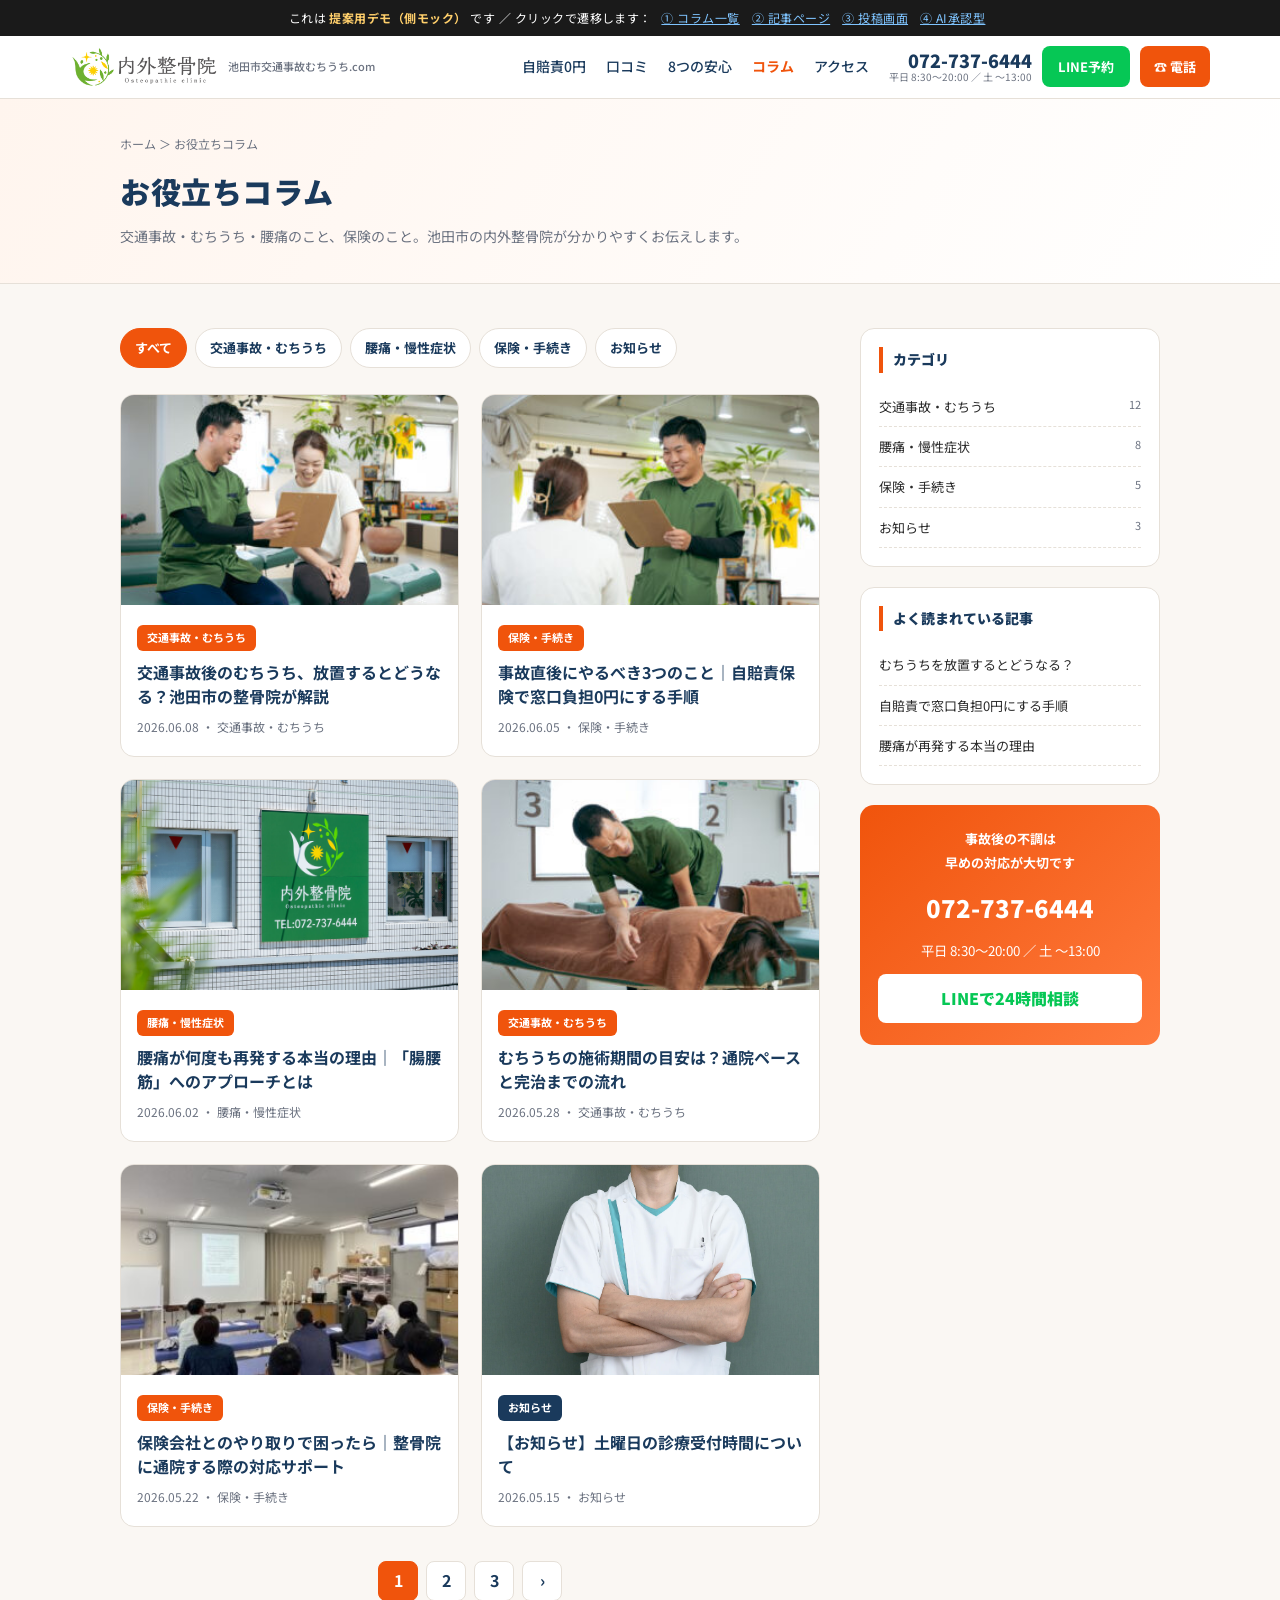
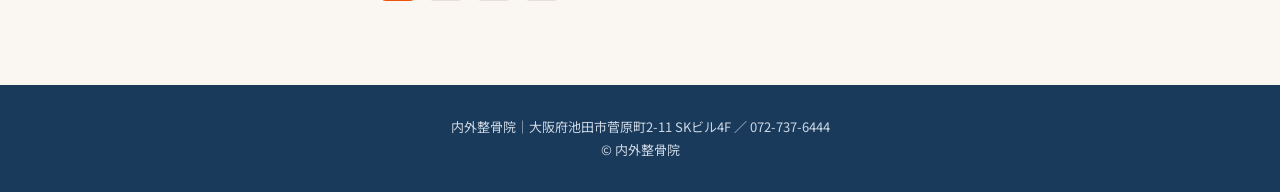
<file: blog-mock/index.html>
<!DOCTYPE html>
<html lang="ja">
<head>
<meta charset="UTF-8">
<meta name="viewport" content="width=device-width,initial-scale=1">
<title>お役立ちコラム｜池田市の交通事故・むちうち治療なら内外整骨院</title>
<meta name="description" content="池田市・川西市・箕面市で交通事故・むちうち・腰痛にお悩みの方へ。内外整骨院が、症状の原因や保険手続き、セルフケアまで分かりやすく解説します。">
<link rel="stylesheet" href="style.css">
</head>
<body>

<div class="mockbar">これは <b>提案用デモ（側モック）</b> です ／ クリックで遷移します：
  <a href="index.html">① コラム一覧</a><a href="article.html">② 記事ページ</a><a href="admin.html">③ 投稿画面</a><a href="admin-ai.html">④ AI承認型</a>
</div>

<!-- 既存LPと地続きのヘッダー -->
<header class="site-header">
  <div class="hd-inner">
    <div class="hd-logo">
      <img src="img/logo.jpg" alt="内外整骨院">
      <span class="logo-domain">池田市交通事故むちうち.com</span>
    </div>
    <nav class="hd-nav">
      <a href="#">自賠責0円</a>
      <a href="#">口コミ</a>
      <a href="#">8つの安心</a>
      <a href="index.html" class="active">コラム</a>
      <a href="#">アクセス</a>
    </nav>
    <div class="hd-contact">
      <div class="hd-tel"><div class="num">072-737-6444</div><div class="hrs">平日 8:30〜20:00 ／ 土 〜13:00</div></div>
      <a class="btn-line" href="#">LINE予約</a>
      <a class="btn-tel" href="#">☎ 電話</a>
    </div>
  </div>
</header>

<section class="page-hero">
  <div class="inner">
    <div class="breadcrumb"><a href="#">ホーム</a> ＞ お役立ちコラム</div>
    <h1>お役立ちコラム</h1>
    <p class="sub">交通事故・むちうち・腰痛のこと、保険のこと。池田市の内外整骨院が分かりやすくお伝えします。</p>
  </div>
</section>

<div class="inner">
  <div class="layout">
    <main>
      <div class="cats">
        <a class="chip on" href="#">すべて</a>
        <a class="chip" href="#">交通事故・むちうち</a>
        <a class="chip" href="#">腰痛・慢性症状</a>
        <a class="chip" href="#">保険・手続き</a>
        <a class="chip" href="#">お知らせ</a>
      </div>

      <div class="cards">
        <a class="card" href="article.html">
          <div class="thumb"><img src="img/flow02.jpg" alt=""></div>
          <div class="body"><span class="tag">交通事故・むちうち</span>
            <h3>交通事故後のむちうち、放置するとどうなる？池田市の整骨院が解説</h3>
            <div class="meta">2026.06.08 ・ 交通事故・むちうち</div></div>
        </a>
        <a class="card" href="article.html">
          <div class="thumb"><img src="img/flow03.jpg" alt=""></div>
          <div class="body"><span class="tag">保険・手続き</span>
            <h3>事故直後にやるべき3つのこと｜自賠責保険で窓口負担0円にする手順</h3>
            <div class="meta">2026.06.05 ・ 保険・手続き</div></div>
        </a>
        <a class="card" href="article.html">
          <div class="thumb"><img src="img/point05.jpg" alt=""></div>
          <div class="body"><span class="tag">腰痛・慢性症状</span>
            <h3>腰痛が何度も再発する本当の理由｜「腸腰筋」へのアプローチとは</h3>
            <div class="meta">2026.06.02 ・ 腰痛・慢性症状</div></div>
        </a>
        <a class="card" href="article.html">
          <div class="thumb"><img src="img/flow04.jpg" alt=""></div>
          <div class="body"><span class="tag">交通事故・むちうち</span>
            <h3>むちうちの施術期間の目安は？通院ペースと完治までの流れ</h3>
            <div class="meta">2026.05.28 ・ 交通事故・むちうち</div></div>
        </a>
        <a class="card" href="article.html">
          <div class="thumb"><img src="img/seminar1.jpg" alt=""></div>
          <div class="body"><span class="tag">保険・手続き</span>
            <h3>保険会社とのやり取りで困ったら｜整骨院に通院する際の対応サポート</h3>
            <div class="meta">2026.05.22 ・ 保険・手続き</div></div>
        </a>
        <a class="card" href="article.html">
          <div class="thumb"><img src="img/director.jpg" alt=""></div>
          <div class="body"><span class="tag news">お知らせ</span>
            <h3>【お知らせ】土曜日の診療受付時間について</h3>
            <div class="meta">2026.05.15 ・ お知らせ</div></div>
        </a>
      </div>

      <div class="pager"><a class="on" href="#">1</a><a href="#">2</a><a href="#">3</a><a href="#">›</a></div>
    </main>

    <aside class="side">
      <div class="box">
        <h4>カテゴリ</h4>
        <div class="clist">
          <a href="#">交通事故・むちうち <span>12</span></a>
          <a href="#">腰痛・慢性症状 <span>8</span></a>
          <a href="#">保険・手続き <span>5</span></a>
          <a href="#">お知らせ <span>3</span></a>
        </div>
      </div>
      <div class="box">
        <h4>よく読まれている記事</h4>
        <div class="clist">
          <a href="article.html">むちうちを放置するとどうなる？</a>
          <a href="article.html">自賠責で窓口負担0円にする手順</a>
          <a href="article.html">腰痛が再発する本当の理由</a>
        </div>
      </div>
      <div class="side-cta">
        <p>事故後の不調は<br>早めの対応が大切です</p>
        <div class="num">072-737-6444</div>
        <small>平日 8:30〜20:00 ／ 土 〜13:00</small>
        <a class="lbtn" href="#">LINEで24時間相談</a>
      </div>
    </aside>
  </div>
</div>

<footer class="site-footer">内外整骨院｜大阪府池田市菅原町2-11 SKビル4F ／ 072-737-6444<br>© 内外整骨院</footer>
</body>
</html>
</file>
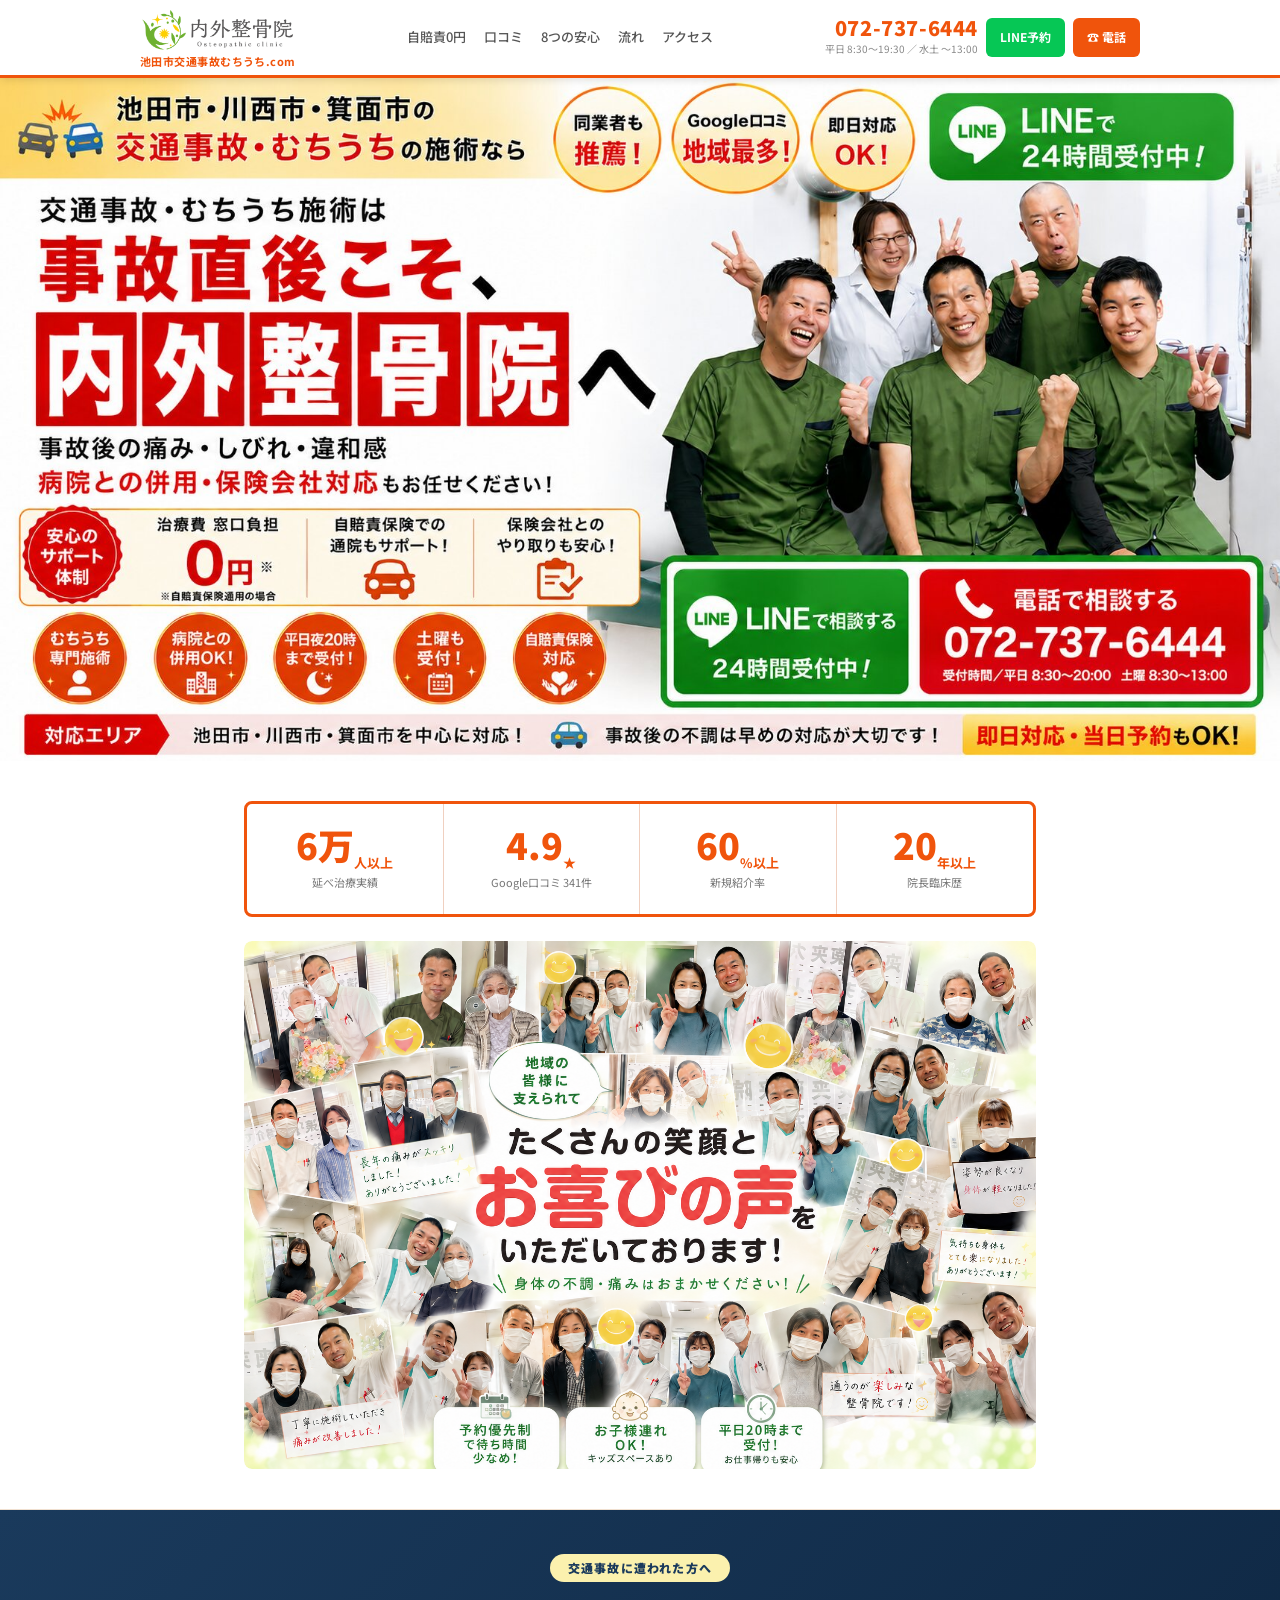
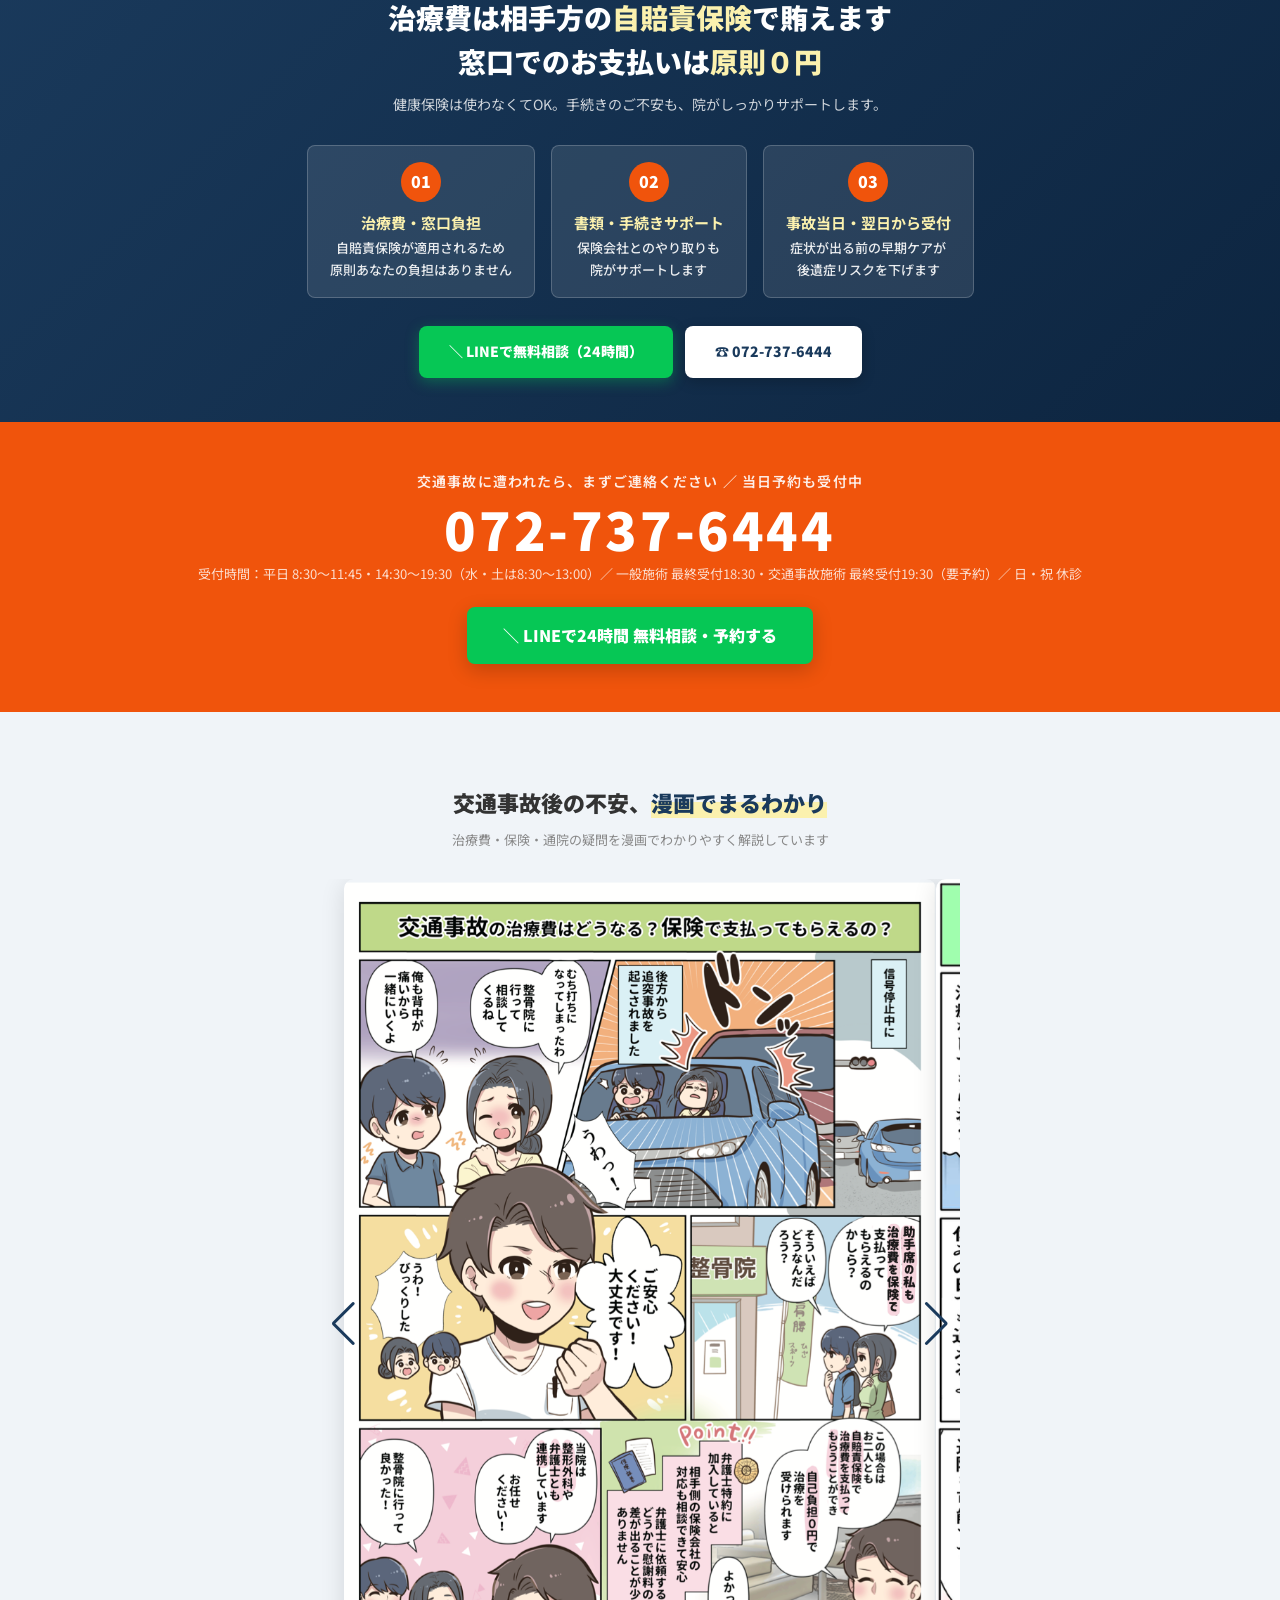
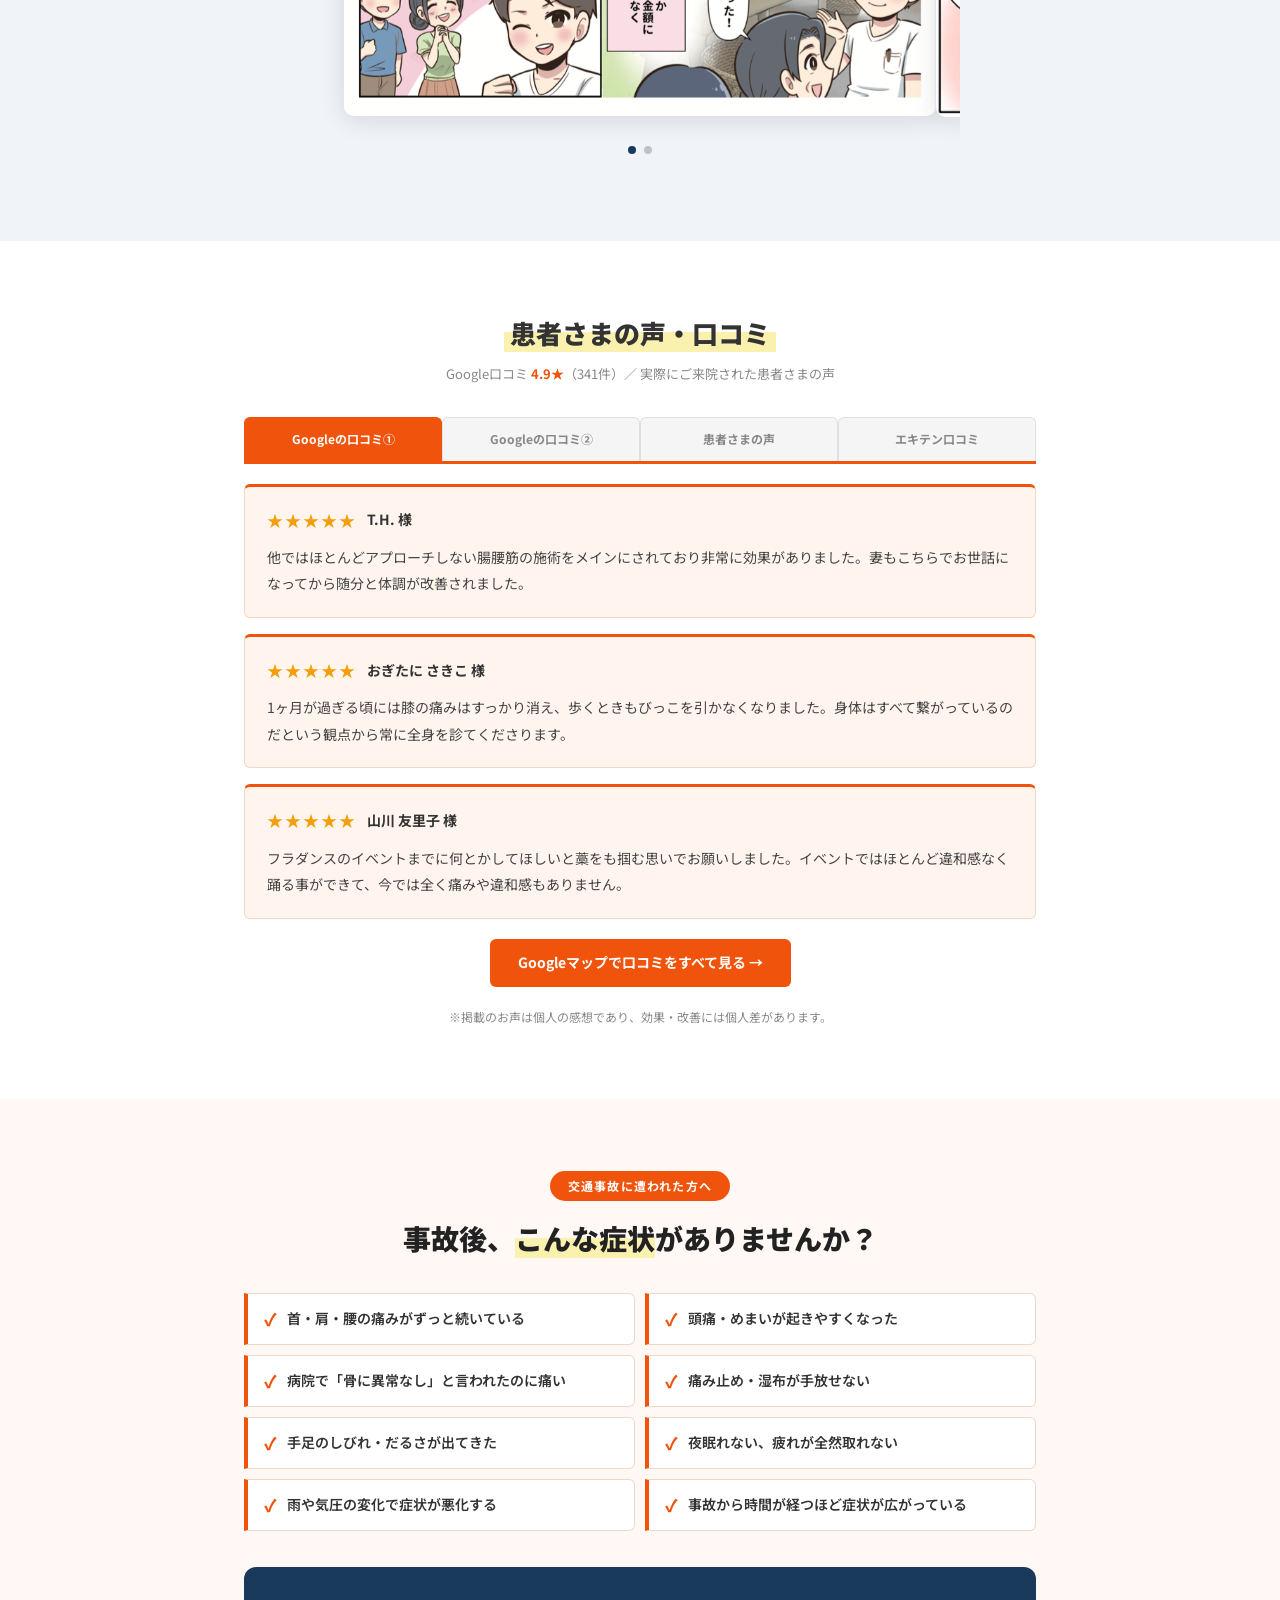
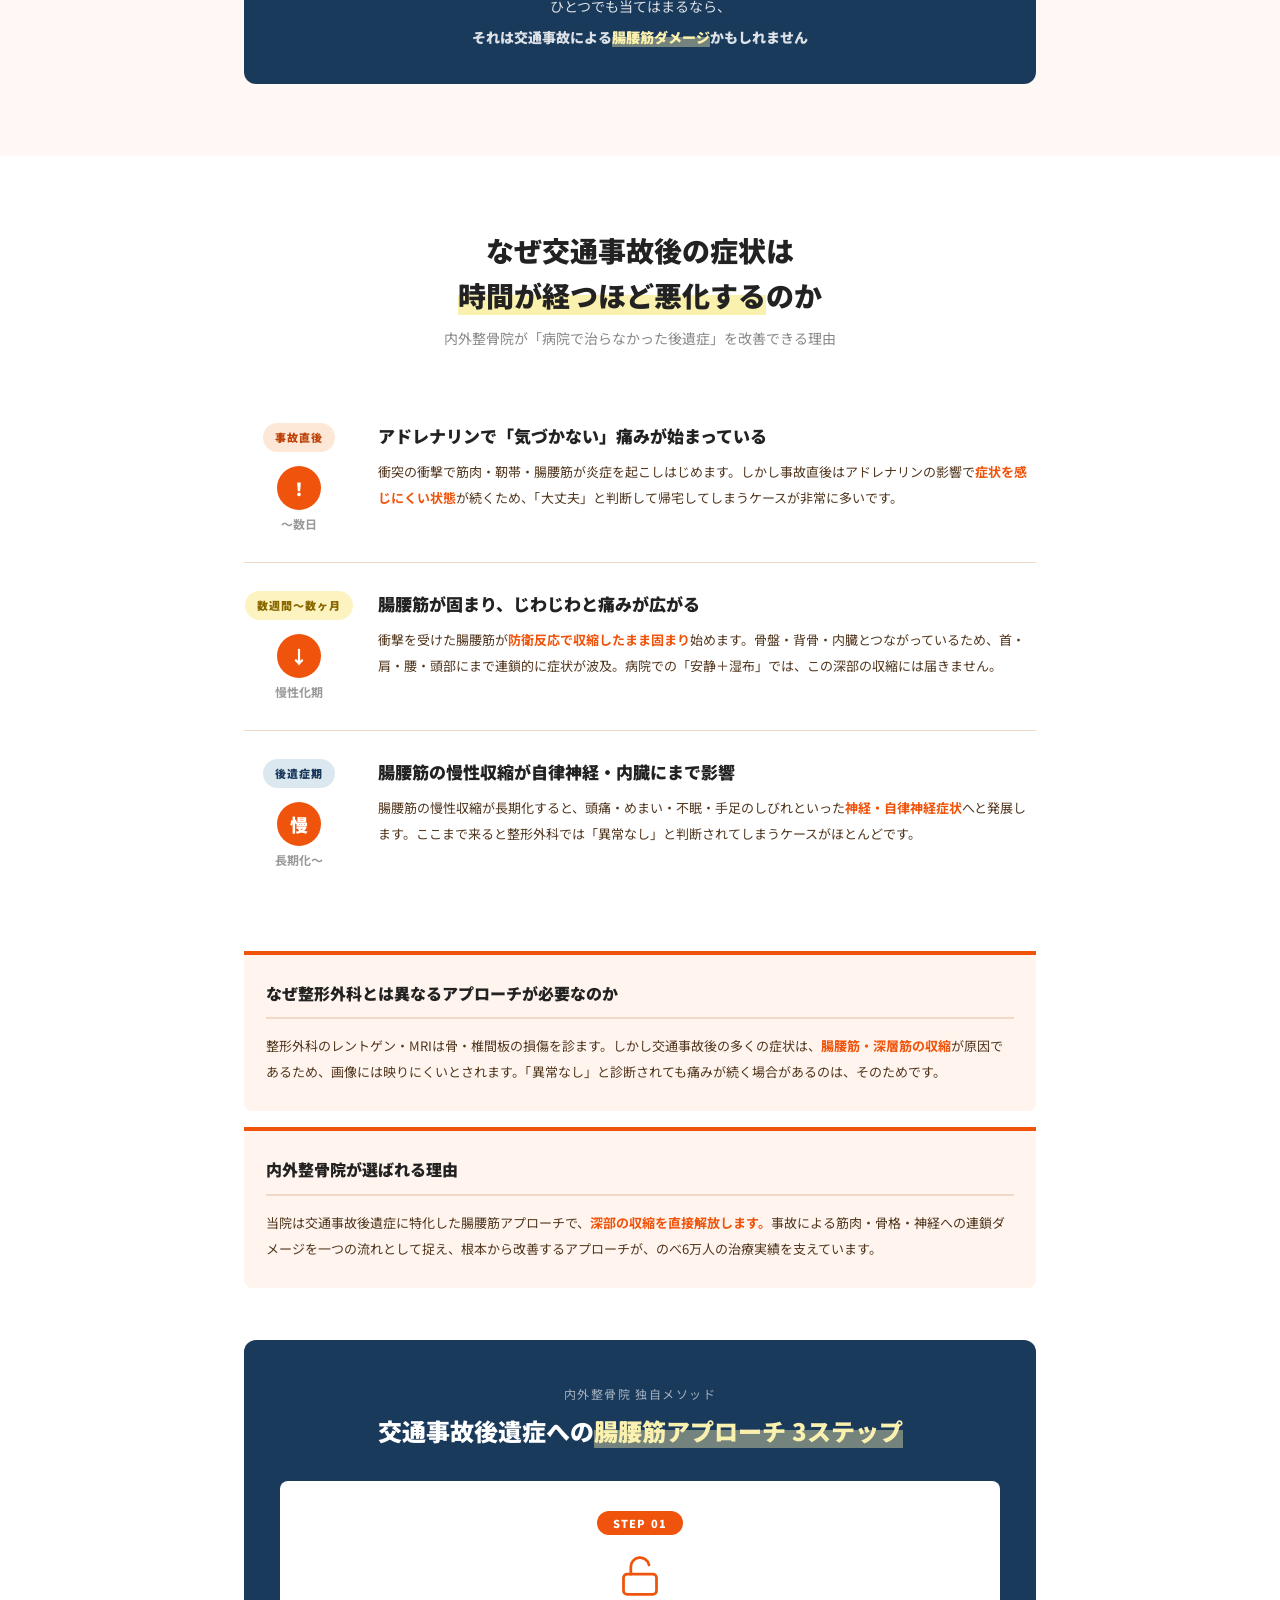
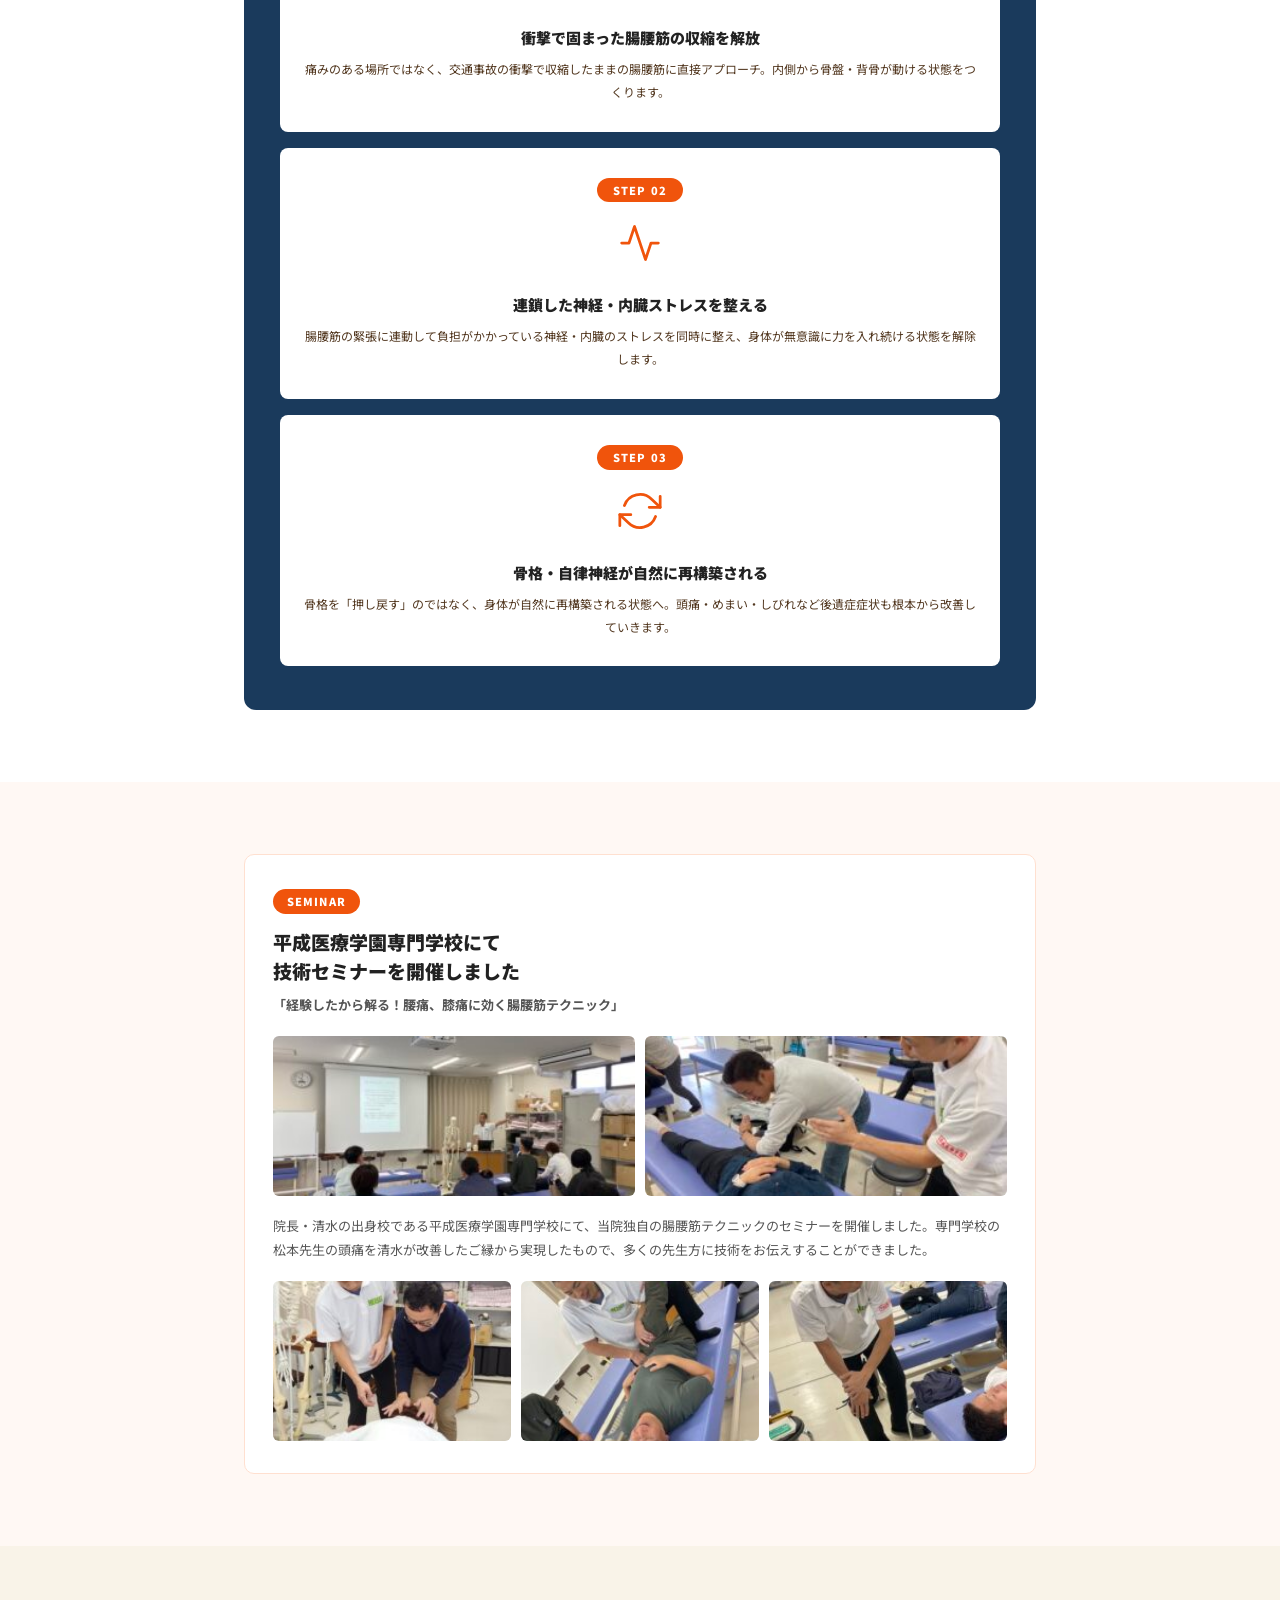
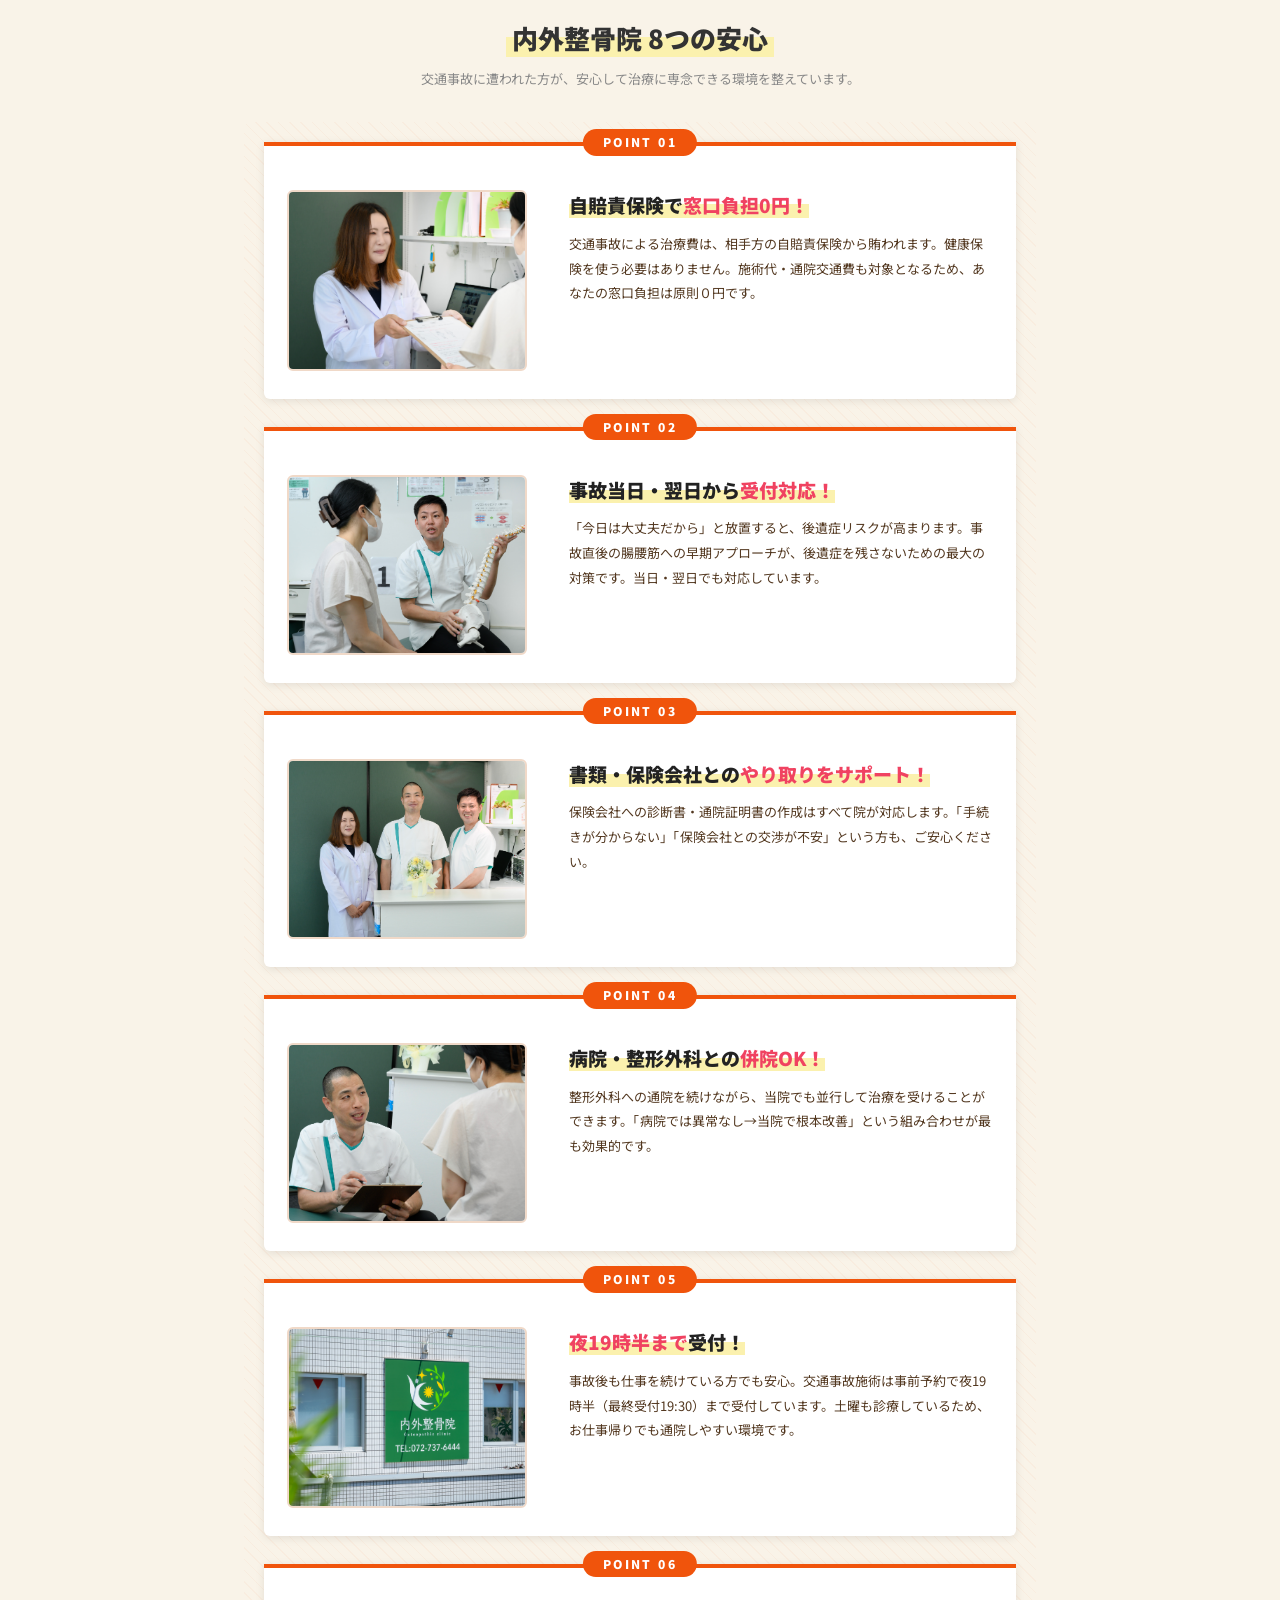
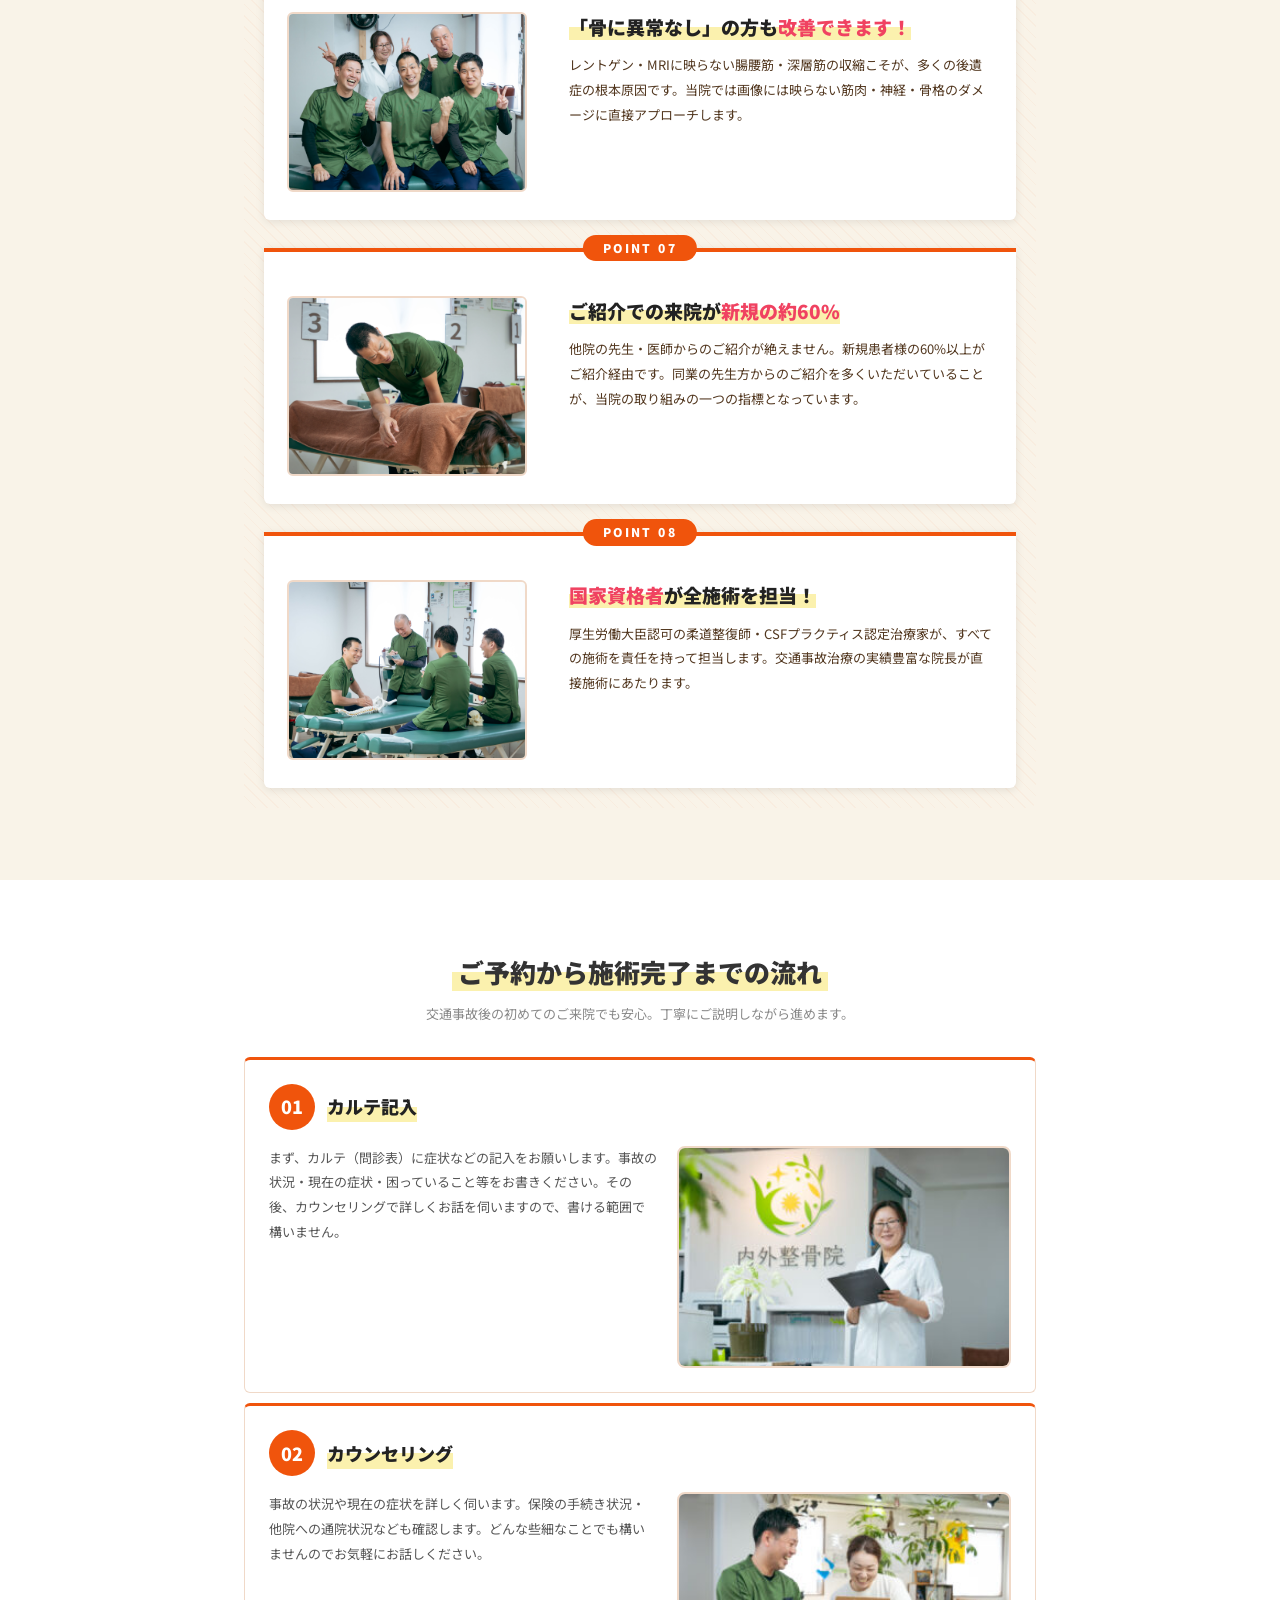
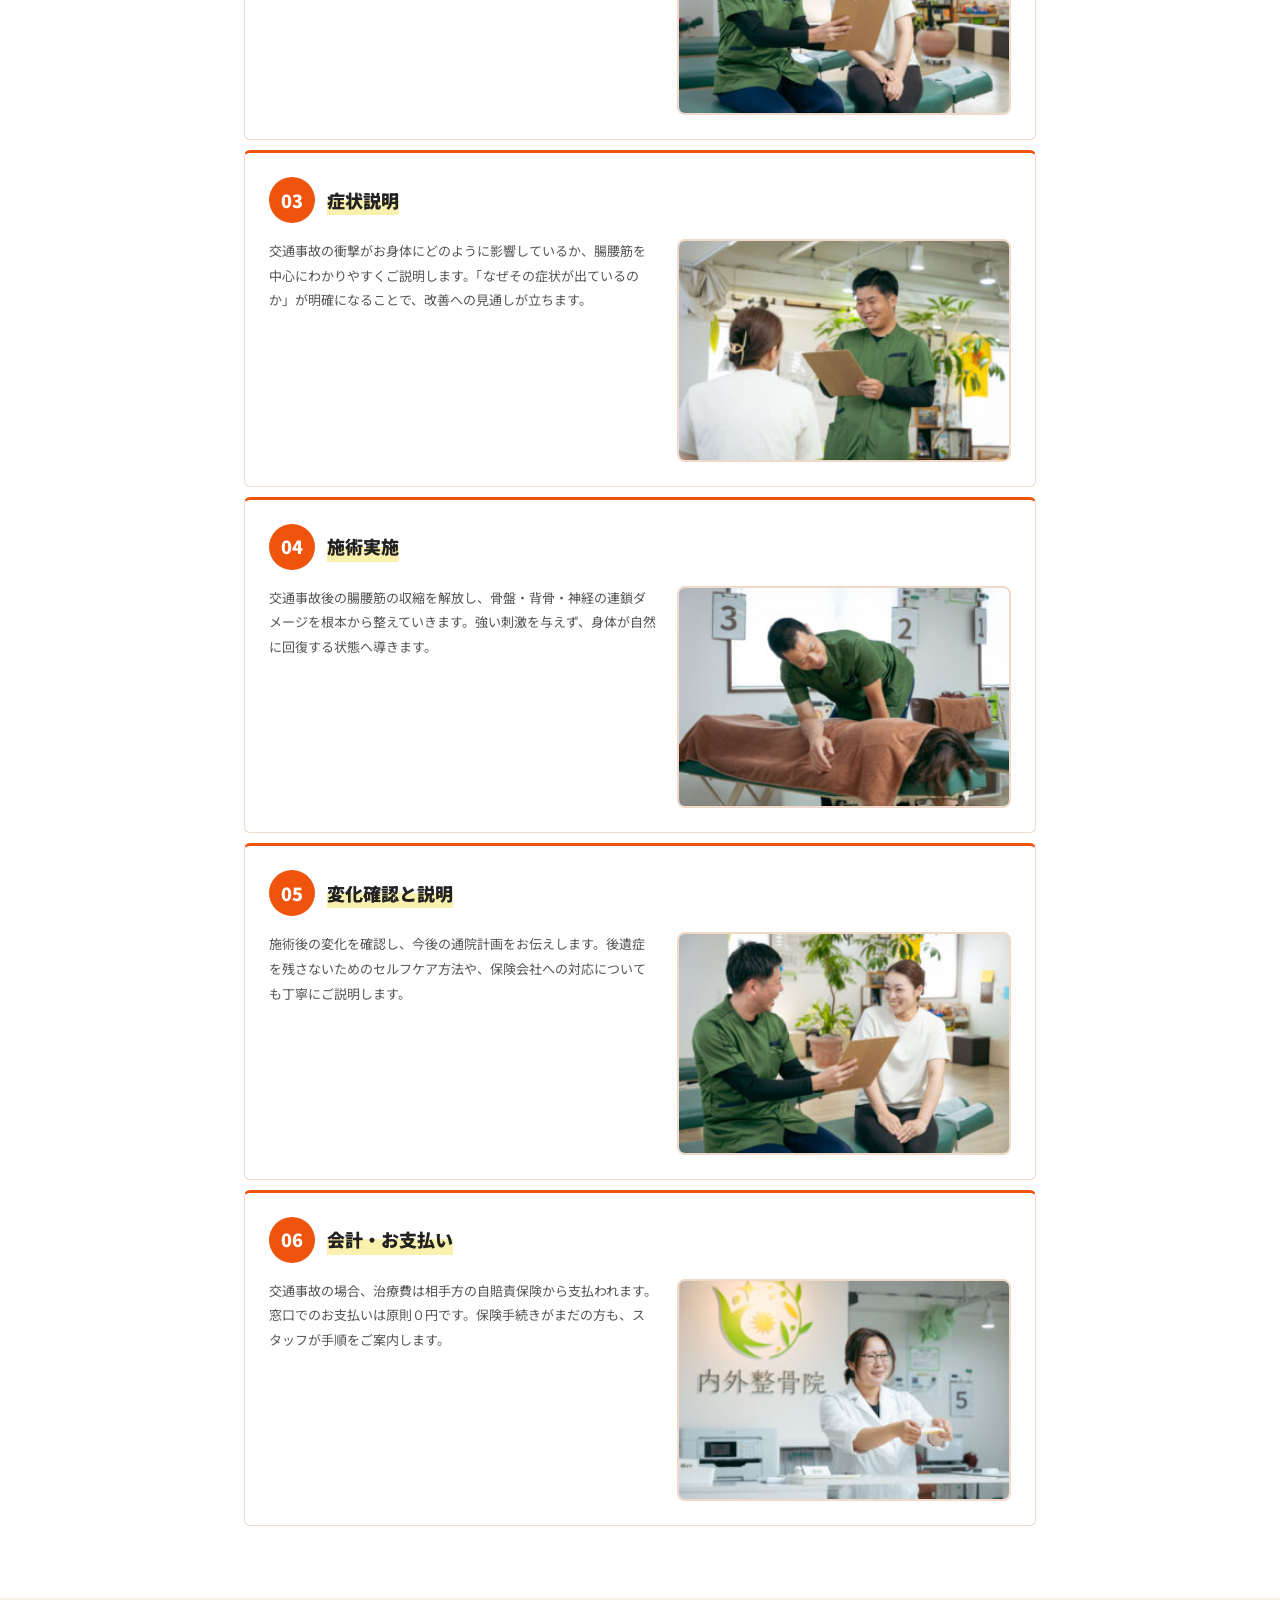
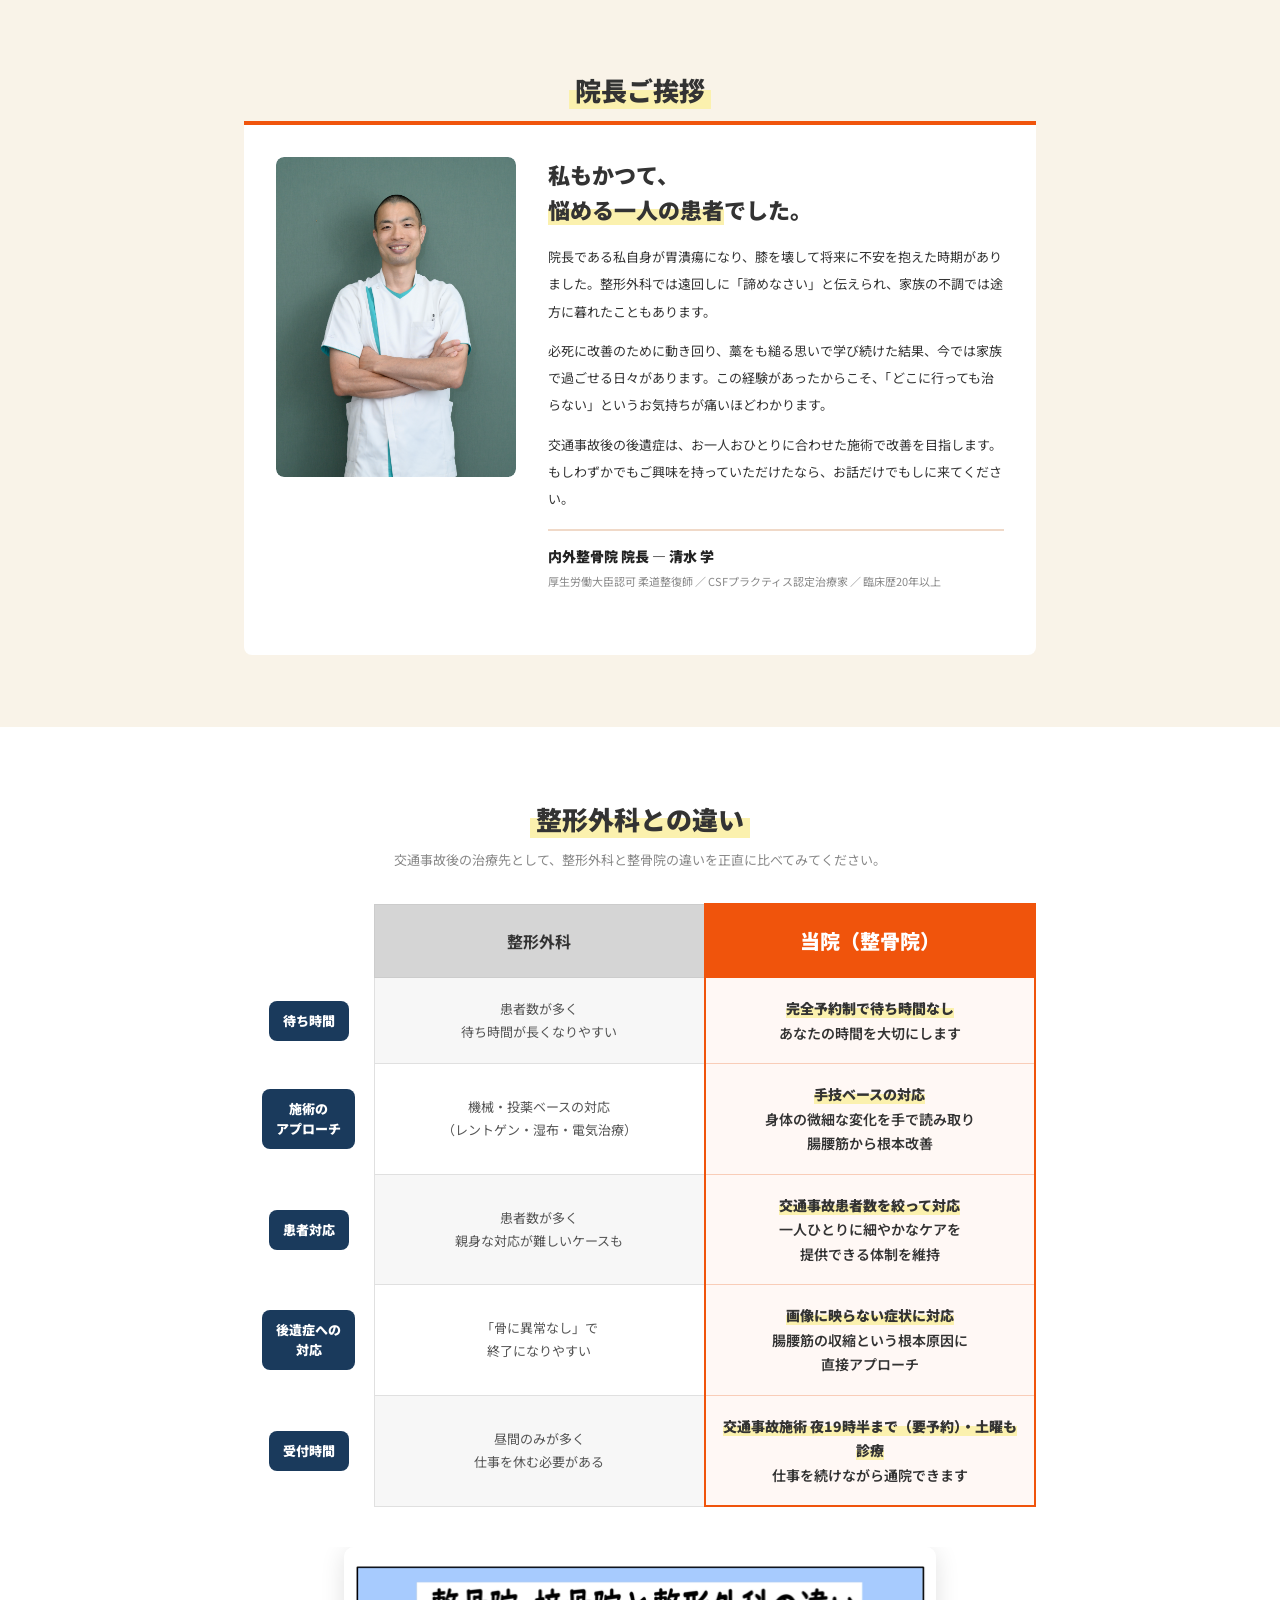
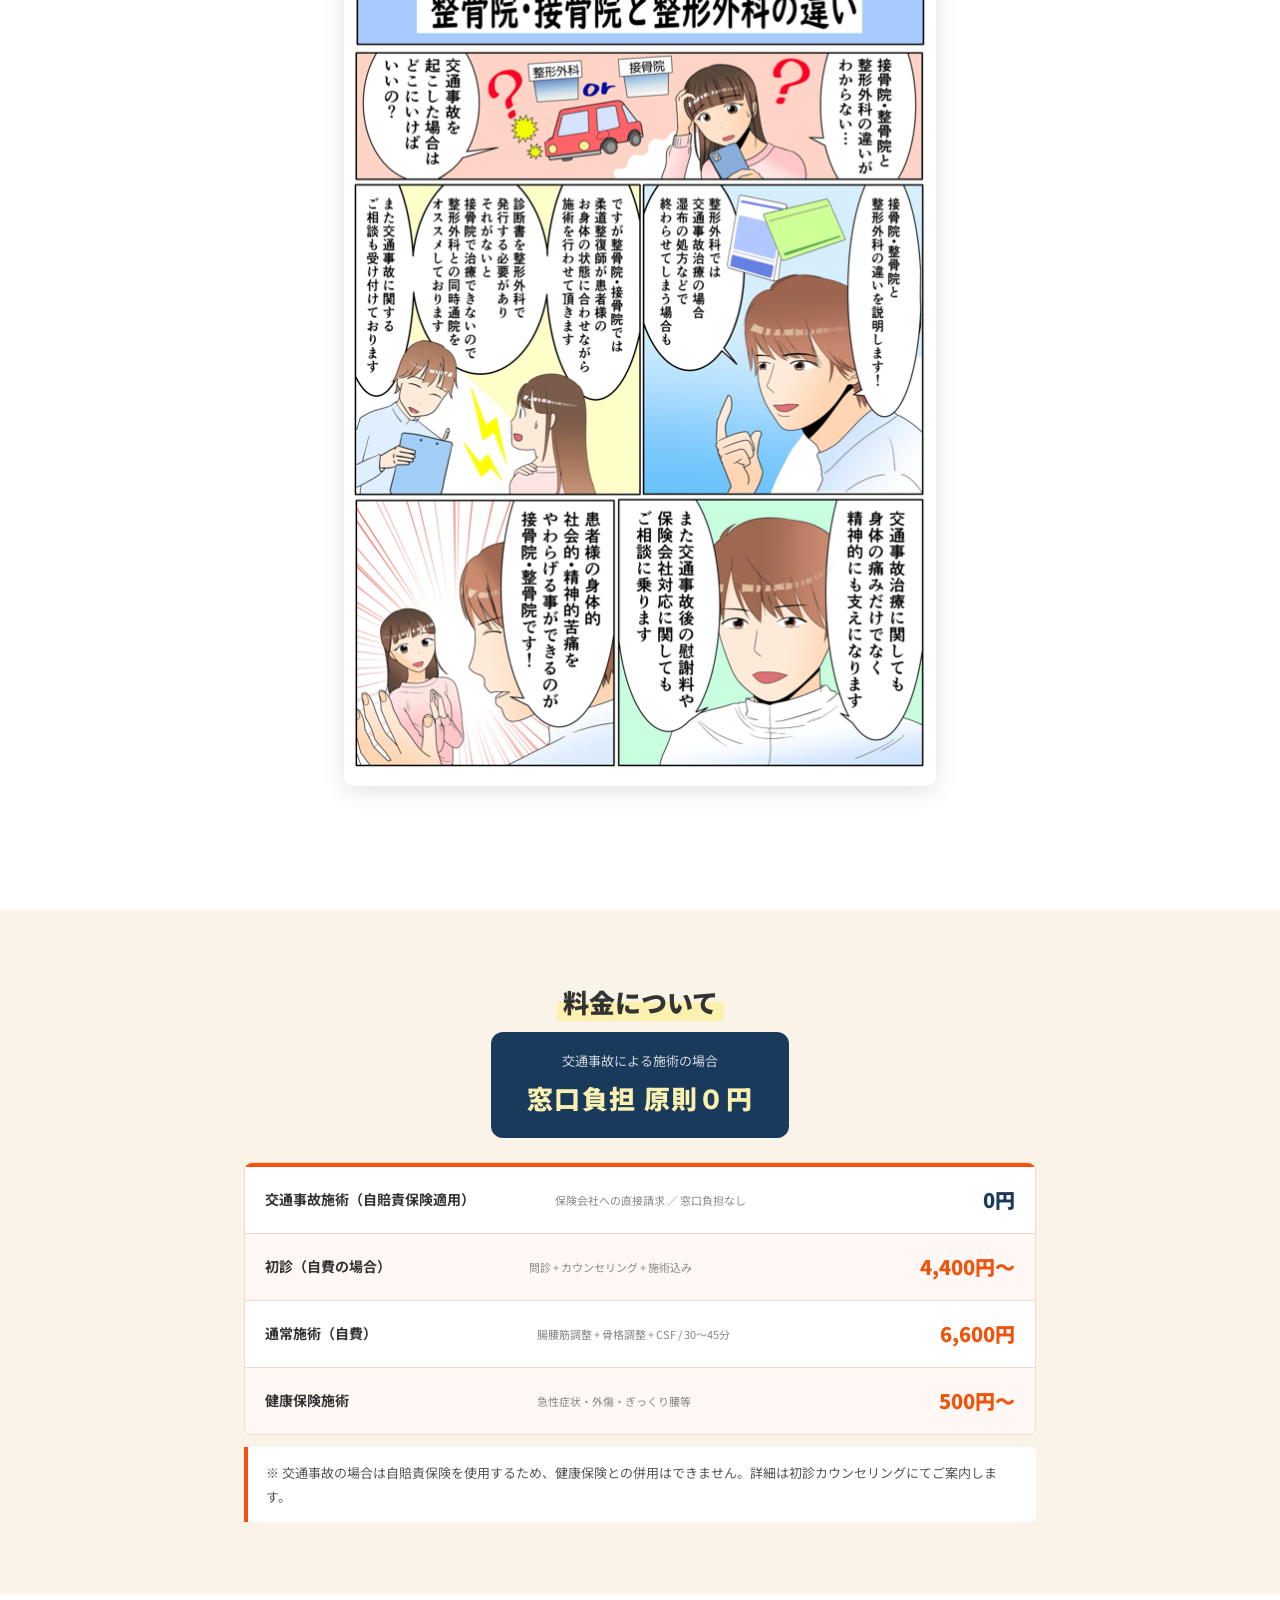
<file: index_v2.html>
<!DOCTYPE html>
<html lang="ja">
<head>
<meta charset="UTF-8">
<meta name="viewport" content="width=device-width,initial-scale=1">
<title>池田市の交通事故・むちうち治療なら内外整骨院｜自賠責保険で窓口負担0円</title>
<link rel="preconnect" href="https://fonts.googleapis.com">
<link rel="stylesheet" href="https://fonts.googleapis.com/css2?family=Noto+Sans+JP:wght@400;500;700;900&display=swap">
<link rel="stylesheet" href="https://cdn.jsdelivr.net/npm/swiper@9/swiper-bundle.min.css"/>
<style>
*{box-sizing:border-box;margin:0;padding:0}
body{font-family:'Noto Sans JP',sans-serif;font-size:15px;color:#333;background:#fff;line-height:1.7}
img{max-width:100%;height:auto;display:block}
a{color:inherit;text-decoration:none}
.clearfix::after{content:'';display:block;clear:both}
.inner{max-width:840px;margin:0 auto;padding:0 24px}
.sec-ttl{text-align:center;margin-bottom:10px}
.sec-ttl span{font-size:26px;font-weight:900;display:inline-block;background:linear-gradient(transparent 50%,#fbf1ae 0%);padding:0 6px;line-height:1.5}
.sec-sub{text-align:center;font-size:13px;color:#888;margin-bottom:32px;line-height:1.7}
.yellow-line{background:linear-gradient(transparent 50%,#fbf1ae 0%)}
.f-color{color:#f04261}

/* ===== HEADER ===== */
#top{background:#fff;border-bottom:3px solid #f0540c;position:sticky;top:0;z-index:100;box-shadow:0 2px 8px rgba(0,0,0,.12)}
.hd-inner{max-width:1040px;margin:0 auto;padding:0 20px;display:flex;align-items:stretch;justify-content:space-between;min-height:68px}
.hd-logo{display:flex;flex-direction:column;align-items:flex-start;gap:4px;padding:8px 0}
.hd-logo .logo-domain{font-size:11px;font-weight:700;color:#f0540c;letter-spacing:.04em;line-height:1}
.hd-nav{display:flex;align-items:center;gap:18px;font-size:13px;font-weight:500}
.hd-nav a{color:#555;transition:color .2s}
.hd-nav a:hover{color:#f0540c}
.hd-contact{display:flex;align-items:center;gap:8px;padding:8px 0}
.hd-tel-block{text-align:right}
.hd-tel-block .tel{font-size:20px;font-weight:900;color:#f0540c;line-height:1;letter-spacing:.03em}
.hd-tel-block .hours{font-size:10px;color:#888;margin-top:2px}
.hd-btn-line{padding:9px 14px;background:#06c755;color:#fff;border-radius:6px;font-size:12px;font-weight:700;white-space:nowrap}
.hd-btn-tel{padding:9px 14px;background:#f0540c;color:#fff;border-radius:6px;font-size:12px;font-weight:700;white-space:nowrap}

/* ===== FV ===== */
#visual{position:relative;overflow:hidden}
.visual-img{width:100%;display:block;line-height:0}
.visual-img img{width:100%;height:auto;display:block}
.visual-copy .cta-wrap a{padding:16px 32px;border-radius:8px;font-weight:900;font-size:15px}
.visual-copy .cta-line{background:#06c755;color:#fff;box-shadow:0 6px 20px rgba(6,199,85,.4)}
.visual-copy .cta-tel{background:#f0540c;color:#fff;box-shadow:0 6px 20px rgba(240,84,12,.4)}

/* ===== 実績バナー ===== */
.main-bnr{padding:40px 0;background:#fff;border-bottom:1px solid #f0e0d0}
.achievement .nums{display:grid;grid-template-columns:repeat(4,1fr);border:3px solid #f0540c;border-radius:8px;overflow:hidden;margin-bottom:24px}
.achievement .nums .item{padding:22px 10px;text-align:center;border-right:1px solid #f0d0c0}
.achievement .nums .item:last-child{border-right:none}
.achievement .nums .item .n{font-size:36px;font-weight:900;color:#f0540c;line-height:1}
.achievement .nums .item .n sub{font-size:13px;font-weight:700}
.achievement .nums .item .l{font-size:11px;color:#777;margin-top:4px}
.achievement .photo{background:#f9f3e8;border:2px solid #f0d9c8;border-radius:8px;padding:52px 20px;text-align:center;color:#aaa;font-size:13px}
.achievement .photo .ph-icon{font-size:52px;margin-bottom:10px}

/* ===== 自賠責0円バナー（新規）===== */
.jibaiseki-bnr{background:linear-gradient(135deg,#1a3a5c 0%,#0d2540 100%);padding:44px 20px}
.jibaiseki-inner{max-width:840px;margin:0 auto;text-align:center}
.jibaiseki-bnr .jb-badge{display:inline-block;background:#fbf1ae;color:#1a3a5c;font-size:12px;font-weight:900;padding:4px 18px;border-radius:999px;letter-spacing:.1em;margin-bottom:14px}
.jibaiseki-bnr h2{font-size:28px;font-weight:900;color:#fff;line-height:1.55;margin-bottom:10px}
.jibaiseki-bnr h2 em{font-style:normal;color:#fbf1ae}
.jibaiseki-bnr .jb-sub{font-size:14px;color:rgba(255,255,255,.8);margin-bottom:28px}
.jb-points{display:flex;justify-content:center;gap:16px;flex-wrap:wrap;margin-bottom:28px}
.jb-point{background:rgba(255,255,255,.1);border:1px solid rgba(255,255,255,.2);border-radius:8px;padding:16px 22px;text-align:center;min-width:180px}
.jb-point .jp-icon{width:40px;height:40px;background:#f0540c;color:#fff;font-size:16px;font-weight:900;border-radius:50%;display:flex;align-items:center;justify-content:center;margin:0 auto 8px}
.jb-point p{font-size:13px;color:rgba(255,255,255,.9);line-height:1.7;font-weight:500}
.jb-point strong{color:#fbf1ae;font-size:15px;display:block;margin-bottom:2px}
.jb-cta{display:flex;gap:12px;justify-content:center;flex-wrap:wrap}
.jb-cta a{padding:14px 30px;border-radius:8px;font-weight:900;font-size:14px}
.jb-cta .jb-line{background:#06c755;color:#fff;box-shadow:0 4px 14px rgba(6,199,85,.35)}
.jb-cta .jb-tel{background:#fff;color:#1a3a5c;box-shadow:0 4px 14px rgba(0,0,0,.2)}

/* ===== 電話CTA ===== */
.tel-cta{background:#f0540c;padding:48px 20px;text-align:center}
.tel-cta .ttl{color:rgba(255,255,255,.9);font-size:14px;font-weight:600;letter-spacing:.08em;margin-bottom:6px}
.tel-cta .num{display:block;font-size:52px;font-weight:900;color:#fff;letter-spacing:.05em;line-height:1.1;margin-bottom:6px}
.tel-cta .hours{font-size:13px;color:rgba(255,255,255,.8);margin-bottom:22px}
.tel-cta .line-link{display:inline-flex;align-items:center;gap:10px;padding:15px 36px;background:#06c755;color:#fff;border-radius:8px;font-weight:900;font-size:16px;box-shadow:0 6px 20px rgba(0,0,0,.2)}

/* ===== コミック ===== */
#comic{padding:72px 0;background:#f0f4f8}
.comic-hd{text-align:center;padding:0 24px 28px}
.comic-hd h2{font-size:22px;font-weight:900;line-height:1.65}
.comic-hd h2 em{font-style:normal;color:#1a3a5c;background:linear-gradient(transparent 50%,#fbf1ae 0%)}
.comic-hd p{font-size:13px;color:#888;margin-top:8px}
.comic-swiper{max-width:640px;margin:0 auto;overflow:hidden;padding:0 24px 52px}
.comic-swiper .swiper-slide img{width:100%;border-radius:10px;box-shadow:0 4px 24px rgba(0,0,0,.12);display:block}
.swiper-button-prev,.swiper-button-next{color:#1a3a5c!important}
.swiper-pagination-bullet-active{background:#1a3a5c!important}

/* ===== 口コミ ===== */
#kchkm{padding:72px 0;background:#fff}
.tab-nav{display:flex;border-bottom:3px solid #f0540c;margin-bottom:0}
.tab-nav li{list-style:none;flex:1}
.tab-nav li a{display:block;padding:11px 6px;background:#f5f5f5;text-align:center;font-size:12px;font-weight:700;color:#888;border:1px solid #e0e0e0;border-bottom:none;border-radius:6px 6px 0 0;cursor:pointer;transition:all .2s}
.tab-nav li.active a,.tab-nav li a:hover{background:#f0540c;color:#fff;border-color:#f0540c}
.tab-pane{display:none;padding-top:20px}
.tab-pane.active{display:block}
.review-list{display:flex;flex-direction:column;gap:16px;margin-bottom:20px}
.review-card{background:#fff5ee;border:1px solid #f0d9c8;border-top:3px solid #f0540c;border-radius:6px;padding:20px 22px}
.review-meta{display:flex;align-items:center;gap:10px;margin-bottom:10px}
.r-stars{color:#f59e0b;font-size:16px;letter-spacing:2px}
.r-name{font-weight:700;font-size:14px}
.review-card p{font-size:14px;line-height:1.9;color:#444}
.google-btn{text-align:center}
.google-btn a{display:inline-block;padding:12px 28px;background:#f0540c;color:#fff;border-radius:6px;font-weight:700;font-size:14px}
.ekiten-score{margin-bottom:20px}
.ekiten-score-link{display:flex;align-items:center;gap:10px;padding:14px 18px;background:#fff5ee;border:2px solid #f0d9c8;border-radius:8px;flex-wrap:wrap;transition:background .2s}
.ekiten-score-link:hover{background:#fde8d8}
.ekiten-logo{background:#e84646;color:#fff;font-size:12px;font-weight:900;padding:3px 10px;border-radius:4px;letter-spacing:.05em;flex-shrink:0}
.ekiten-stars{color:#f59e0b;font-size:18px;letter-spacing:2px}
.ekiten-num{font-size:26px;font-weight:900;color:#222;line-height:1}
.ekiten-count{font-size:13px;color:#888}
.ekiten-arrow{margin-left:auto;font-size:13px;font-weight:700;color:#f0540c}
.ekiten-widget-slot{border-radius:8px;background:#fff}
.ekiten-widget-slot iframe{width:100%!important;min-height:720px!important}
.widget-ph-txt{font-size:12px;color:#bbb;text-align:center;line-height:2}

/* ===== 症状チェックリスト（交通事故版）===== */
#checklist{padding:72px 0;background:#fff8f4}
.cl-badge{display:inline-block;background:#f0540c;color:#fff;font-size:12px;font-weight:700;padding:5px 18px;border-radius:999px;letter-spacing:.1em;margin-bottom:16px}
#checklist h2{font-size:28px;font-weight:900;line-height:1.55;margin-bottom:32px;color:#222;text-align:center}
#checklist h2 em{font-style:normal;background:linear-gradient(transparent 50%,#fbf1ae 0%)}
.check-grid{display:grid;grid-template-columns:repeat(2,1fr);gap:10px;margin-bottom:36px}
.check-item{display:flex;align-items:flex-start;gap:10px;background:#fff;border:1px solid #f0d9c8;border-left:4px solid #f0540c;border-radius:0 6px 6px 0;padding:14px 16px;font-size:14px;font-weight:600;color:#333;line-height:1.5}
.check-item .ci{color:#f0540c;font-weight:900;flex-shrink:0;font-size:17px;line-height:1.3}
.cl-result{background:#1a3a5c;border-radius:12px;padding:28px 36px;text-align:center}
.cl-result p{font-size:14px;color:rgba(255,255,255,.85);margin-bottom:8px}
.cl-big{font-size:22px;font-weight:900;color:#fff;line-height:1.5;margin:0}
.cl-big em{font-style:normal;background:linear-gradient(transparent 50%,rgba(251,241,174,.4) 0%);color:#fbf1ae}

/* ===== 腸腰筋セクション（交通事故×時間軸）===== */
#choyokin{padding:72px 0;background:#fff}
#choyokin .sec-hd{text-align:center;margin-bottom:44px}
#choyokin .sec-hd h2{font-size:28px;font-weight:900;line-height:1.6;color:#222}
#choyokin .sec-hd h2 em{font-style:normal;background:linear-gradient(transparent 50%,#fbf1ae 0%)}
#choyokin .sec-hd p{font-size:14px;color:#888;margin-top:10px}

/* 時間軸ブロック */
.timeline{display:flex;flex-direction:column;gap:0;margin-bottom:52px}
.tl-item{display:flex;gap:24px;align-items:flex-start;padding:28px 0;border-bottom:1px solid #f0d9c8;position:relative}
.tl-item:last-child{border-bottom:none}
.tl-left{flex-shrink:0;width:110px;text-align:center}
.tl-phase{display:inline-block;padding:5px 12px;border-radius:999px;font-size:11px;font-weight:900;letter-spacing:.08em;margin-bottom:8px}
.tl-phase.phase-1{background:#fde8d8;color:#c0440a}
.tl-phase.phase-2{background:#fdf3c0;color:#8a6800}
.tl-phase.phase-3{background:#dce8f0;color:#1a3a5c}
.tl-icon{width:44px;height:44px;background:#f0540c;color:#fff;font-size:18px;font-weight:900;border-radius:50%;display:flex;align-items:center;justify-content:center;margin:6px auto 4px;flex-shrink:0}
.tl-time{font-size:12px;color:#999;font-weight:700}
.tl-right{flex:1}
.tl-right h3{font-size:17px;font-weight:900;color:#222;margin-bottom:10px;line-height:1.5}
.tl-right p{font-size:13px;line-height:2;color:#52371f}
.tl-right strong{color:#f0540c}

.why-blocks{display:grid;grid-template-columns:1fr;gap:16px;margin-bottom:52px}
.why-block{background:#fff5ee;border-top:4px solid #f0540c;border-radius:0 0 8px 8px;padding:26px 22px}
.why-block .wb-tag{font-size:11px;font-weight:900;color:#f0540c;letter-spacing:.12em;margin-bottom:10px}
.why-block h3{font-size:16px;font-weight:900;line-height:1.55;color:#222;margin-bottom:14px;padding-bottom:12px;border-bottom:2px solid #f0d9c8}
.why-block p{font-size:13px;line-height:2;color:#52371f}
.why-block strong{color:#f0540c}
.method-wrap{background:#1a3a5c;border-radius:12px;padding:44px 36px}
.method-hd{text-align:center;margin-bottom:32px}
.method-hd p{font-size:12px;color:rgba(255,255,255,.6);letter-spacing:.12em;margin-bottom:8px}
.method-hd h3{font-size:24px;font-weight:900;color:#fff;line-height:1.5}
.method-hd h3 em{font-style:normal;background:linear-gradient(transparent 50%,rgba(251,241,174,.4) 0%);color:#fbf1ae}
.method-steps{display:grid;grid-template-columns:1fr;gap:16px}
.method-step{background:#fff;border-radius:8px;padding:28px 20px;text-align:center}
.step-num{display:inline-block;background:#f0540c;color:#fff;font-size:11px;font-weight:900;padding:3px 16px;border-radius:999px;letter-spacing:.1em;margin-bottom:12px}
.step-icon{font-size:40px;margin-bottom:12px}
.method-step h4{font-size:15px;font-weight:900;color:#222;margin-bottom:10px;line-height:1.4}
.method-step p{font-size:12px;line-height:1.9;color:#52371f}

/* ===== セミナー ===== */
.seminar-wrap{background:#fff;border-radius:10px;padding:32px 28px;border:1px solid #ffe0d0}
.seminar-tag{display:inline-block;background:#f0540c;color:#fff;font-size:11px;font-weight:900;letter-spacing:.1em;padding:3px 14px;border-radius:999px;margin-bottom:14px}
.seminar-wrap h3{font-size:19px;font-weight:900;color:#222;line-height:1.5;margin-bottom:8px}
.seminar-subtitle{font-size:13px;font-weight:700;color:#f0540c;margin-bottom:18px}
.seminar-photos{display:grid;grid-template-columns:repeat(2,1fr);gap:10px;margin-bottom:18px}
.seminar-photos-3{display:grid;grid-template-columns:repeat(3,1fr);gap:10px;margin-top:18px}
.seminar-photos img,.seminar-photos-3 img{width:100%;height:160px;object-fit:cover;border-radius:6px}
.seminar-wrap p{font-size:13px;line-height:1.9;color:#555}
@media(max-width:640px){
  .seminar-photos{grid-template-columns:1fr 1fr}
  .seminar-photos-3{grid-template-columns:repeat(3,1fr)}
  .seminar-photos img,.seminar-photos-3 img{height:100px}
}

/* ===== 8つの安心 ===== */
#point{padding:72px 0;background:#f9f3e8}
.point-bg{background:repeating-linear-gradient(45deg,rgba(240,84,12,.04),rgba(240,84,12,.04) 1px,transparent 1px,transparent 8px);border-radius:8px;padding:20px}
.point-bg .box{border-top:4px solid #f0540c;position:relative;padding:44px 3% 28px;box-shadow:0 2px 10px rgba(0,0,0,.09);margin-bottom:28px;background:#fff;border-radius:0 0 6px 6px}
.point-bg .box:last-child{margin-bottom:0}
.box .icon-num{position:absolute;top:-17px;left:50%;transform:translateX(-50%);background:#f0540c;color:#fff;border-radius:999px;padding:3px 20px;font-size:12px;font-weight:900;letter-spacing:.2em;white-space:nowrap}
.box h3{width:60%;float:right;font-size:19px;font-weight:900;line-height:1.55;margin-bottom:12px;color:#222}
.box .box-img{width:34%;float:left;margin-right:4%;border-radius:6px;background:#fff5ee;border:2px solid #f0d9c8;aspect-ratio:4/3;display:grid;place-items:center;font-size:32px}
.box .box-text{width:60%;float:right;font-size:13px;line-height:1.9;color:#52371f}
.box::after{content:'';display:block;clear:both}

/* ===== 施術の流れ ===== */
#flow{padding:72px 0;background:#fff}
.flow-list-col{display:flex;flex-direction:column;gap:10px}
.flow-item{display:block;padding:24px;background:#fff;border:1px solid #f0d9c8;border-top:3px solid #f0540c;border-radius:6px}
.flow-item-head{display:flex;align-items:center;gap:12px;margin-bottom:16px}
.flow-item .f-num{width:46px;height:46px;background:#f0540c;color:#fff;border-radius:50%;display:grid;place-items:center;font-size:18px;font-weight:900;flex-shrink:0}
.flow-item .f-title{font-size:18px;font-weight:900;color:#222;background:linear-gradient(transparent 50%,#fbf1ae 0%);display:inline}
.flow-item-inner{display:flex;gap:20px;align-items:flex-start}
.flow-item .f-body{flex:1;min-width:0;font-size:13px;color:#555;line-height:1.9}
.flow-item .f-img{width:45%;flex-shrink:0;border-radius:8px;overflow:hidden;aspect-ratio:3/2;position:relative;background:#fff5ee;border:2px solid #f0d9c8}
.flow-item .f-img img{position:absolute;inset:0;width:100%;height:100%;object-fit:cover}

/* ===== 院長 ===== */
#director{padding:72px 0;background:#f9f3e8}
.director-card{background:#fff;border-top:4px solid #f0540c;border-radius:0 0 8px 8px;padding:32px;display:grid;grid-template-columns:240px 1fr;gap:32px;align-items:start}
.dir-photo{background:#fff5ee;border:2px solid #f0d9c8;border-radius:8px;aspect-ratio:3/4;display:flex;flex-direction:column;align-items:center;justify-content:center;gap:6px;color:#aaa;font-size:12px}
.dir-photo .ph{font-size:44px}
.dir-body h2{font-size:22px;font-weight:900;line-height:1.6;margin-bottom:16px}
.dir-body h2 em{font-style:normal;background:linear-gradient(transparent 50%,#fbf1ae 0%)}
.dir-body p{font-size:13px;line-height:2.1;color:#333;margin-bottom:12px}
.dir-sig{font-size:14px;font-weight:900;color:#222;border-top:2px solid #f0d9c8;padding-top:14px;margin-top:16px}
.dir-sig small{display:block;font-size:11px;font-weight:400;color:#888;margin-top:4px}

/* ===== 比較漫画スワイパー ===== */
.comp-manga-swiper{max-width:640px;margin:40px auto 0;overflow:hidden;padding:0 24px 52px}
.comp-manga-swiper .swiper-slide img{width:100%;border-radius:10px;box-shadow:0 4px 24px rgba(0,0,0,.12);display:block}

/* ===== 比較表 ===== */
#comparison{padding:72px 0;background:#fff}
.comp-wrap{overflow-x:auto}
.comp-table{width:100%;border-collapse:collapse;font-size:14px;table-layout:fixed}
.comp-table th,.comp-table td{padding:18px 14px;text-align:center;vertical-align:middle;line-height:1.75}
.comp-th-empty{width:130px;background:transparent;border:none}
.comp-th-byoin{background:#d5d5d5;color:#333;font-weight:700;font-size:16px;border:1px solid #ccc}
.comp-th-naigai{background:#f0540c;color:#fff;font-weight:900;font-size:20px;border:2px solid #f0540c}
.comp-label{padding:10px 8px}
.comp-label span{display:inline-block;background:#1a3a5c;color:#fff;font-weight:900;font-size:13px;padding:10px 14px;border-radius:8px;line-height:1.55;min-width:80px}
.comp-byoin{background:#f7f7f7;border:1px solid #e0e0e0;color:#555;font-size:13px}
.comp-table tbody tr:nth-child(even) .comp-byoin{background:#fff}
.comp-naigai{background:#fff8f5;border-left:2px solid #f0540c;border-right:2px solid #f0540c;border-top:1px solid #f9cdb8;border-bottom:1px solid #f9cdb8;font-size:14px;font-weight:600}
.comp-naigai strong{background:linear-gradient(transparent 50%,#fbf1ae 0%);font-weight:900}
.comp-table tbody tr:last-child .comp-naigai{border-bottom:2px solid #f0540c}

/* ===== 料金 ===== */
#price{padding:72px 0;background:#f9f3e8}
.price-zero-badge{text-align:center;margin-bottom:24px}
.price-zero-badge .pz-box{display:inline-block;background:#1a3a5c;color:#fff;border-radius:12px;padding:18px 36px;text-align:center}
.price-zero-badge .pz-box p{font-size:13px;color:rgba(255,255,255,.8);margin-bottom:4px}
.price-zero-badge .pz-box strong{font-size:26px;font-weight:900;color:#fbf1ae;letter-spacing:.05em}
.price-table{background:#fff;border-radius:8px;overflow:hidden;border:1px solid #f0d9c8}
.price-row{display:flex;align-items:center;padding:16px 20px;border-top:1px solid #f0d9c8;gap:12px}
.price-row:first-child{border-top:4px solid #f0540c}
.price-row:nth-child(even){background:#fff8f4}
.price-row .p-label{font-weight:700;font-size:14px;flex:1}
.price-row .p-note{font-size:11px;color:#888;flex:1.5}
.price-row .p-price{font-size:20px;font-weight:900;color:#f0540c;white-space:nowrap;flex-shrink:0}
.price-note{margin-top:12px;padding:14px 18px;background:#fff;border-left:4px solid #f0540c;border-radius:0 6px 6px 0;font-size:13px;color:#555;line-height:1.8}

/* ===== FAQ ===== */
#faq{padding:72px 0;background:#fff}
.faq-list{border:1px solid #f0d9c8;border-radius:8px;overflow:hidden}
.faq-item{border-top:1px solid #f0d9c8}
.faq-item:first-child{border-top:4px solid #f0540c}
.faq-q{display:flex;align-items:center;gap:12px;padding:18px 20px;cursor:pointer;background:#fff;font-weight:700;font-size:14px;justify-content:space-between}
.q-badge{width:28px;height:28px;background:#f0540c;color:#fff;border-radius:50%;display:grid;place-items:center;font-weight:900;font-size:13px;flex-shrink:0}
.faq-q .arrow{font-size:22px;color:#f0540c;transition:transform .2s;flex-shrink:0;font-weight:300;line-height:1}
.faq-q.open .arrow{transform:rotate(45deg)}
.faq-q.open{background:#fff5ee}
.faq-a{display:none;padding:0 20px 18px 60px}
.faq-a.open{display:flex;gap:12px;align-items:flex-start}
.a-badge{width:28px;height:28px;background:#fff5ee;color:#f0540c;border:2px solid #f0540c;border-radius:50%;display:grid;place-items:center;font-weight:900;font-size:13px;flex-shrink:0;margin-top:2px}
.faq-a p{font-size:13px;line-height:1.9;color:#555}

/* ===== LINE バナー ===== */
#line-bnr{padding:36px 20px;background:#fff}
.line-bnr-box{max-width:840px;margin:0 auto;background:linear-gradient(135deg,#06c755 0%,#04a346 100%);border-radius:12px;padding:32px 36px;display:flex;align-items:center;justify-content:space-between;gap:20px}
.line-bnr-box .txt p{font-size:12px;color:rgba(255,255,255,.85);margin-bottom:6px}
.line-bnr-box .txt h3{font-size:22px;font-weight:900;color:#fff;line-height:1.4}
.line-bnr-box .txt span{font-size:12px;color:rgba(255,255,255,.8);display:block;margin-top:4px}
.line-bnr-box .line-go{flex-shrink:0;padding:14px 28px;background:#fff;color:#06c755;border-radius:8px;font-weight:900;font-size:15px;box-shadow:0 4px 14px rgba(0,0,0,.15)}

/* ===== アクセス ===== */
#access{padding:64px 0;background:#2a2a2a}
.access-inner{max-width:840px;margin:0 auto;padding:0 24px}
.access-map{margin-bottom:32px;border-radius:8px;overflow:hidden;border:2px solid rgba(240,84,12,.25)}
.access-map iframe,.access-map img{width:100%;height:380px;object-fit:cover;display:block;border:none}
.access-map-ph{width:100%;height:380px;background:#1e1e1e;display:flex;align-items:center;justify-content:center;flex-direction:column;gap:12px;color:#555;font-size:13px;text-align:center;line-height:1.8}
.access-map-ph .map-icon{font-size:48px}
.access-hx{text-align:center;margin-bottom:6px}
.access-hx span{font-size:24px;font-weight:900;color:#fff}
.access-sub{text-align:center;font-size:13px;color:#999;margin-bottom:28px}
.access-grid{display:grid;grid-template-columns:repeat(3,1fr);gap:24px}
.access-col h3{font-size:14px;font-weight:700;color:#f0540c;margin-bottom:10px;padding-bottom:8px;border-bottom:1px solid rgba(240,84,12,.3)}
.access-col p{font-size:13px;color:#bbb;line-height:1.9}
.access-tel{font-size:22px;font-weight:900;color:#fff;letter-spacing:.03em;line-height:1;margin-bottom:4px}
.access-hours{font-size:11px;color:#888;margin-bottom:14px}
.hours-grid{display:grid;grid-template-columns:auto 1fr;gap:6px 14px;font-size:13px}
.hours-grid .d{color:#fff;font-weight:700}
.hours-grid .t{color:#bbb}
.hours-grid .closed{color:#555}
.hours-note{font-size:12px;color:#cdd;margin-top:13px;line-height:1.75}
.a-line-btn{display:block;padding:12px;background:#06c755;color:#fff;text-align:center;border-radius:6px;font-weight:700;font-size:14px;margin-bottom:8px}
.a-tel-btn{display:block;padding:12px;background:#f0540c;color:#fff;text-align:center;border-radius:6px;font-weight:700;font-size:14px}

/* ===== 最終CTA ===== */
#final{background:#1a3a5c;padding:80px 20px;text-align:center}
#final h2{font-size:30px;font-weight:900;color:#fff;line-height:1.55;margin-bottom:16px}
#final h2 em{font-style:normal;color:#fbf1ae}
#final p{font-size:15px;color:rgba(255,255,255,.85);margin-bottom:36px;line-height:1.9}
#final .btns{display:flex;gap:12px;justify-content:center;flex-wrap:wrap}
#final .btn-l{padding:20px 40px;background:#06c755;color:#fff;border-radius:8px;font-weight:900;font-size:16px;box-shadow:0 6px 20px rgba(0,0,0,.2)}
#final .btn-t{padding:20px 40px;background:#fff;color:#1a3a5c;border-radius:8px;font-weight:900;font-size:16px;box-shadow:0 6px 20px rgba(0,0,0,.15)}

/* ===== FOOTER ===== */
footer{background:#111;color:#666;padding:24px 20px;font-size:12px}
.ft-inner{max-width:840px;margin:0 auto;display:flex;justify-content:space-between;flex-wrap:wrap;gap:10px}
footer a{color:#666}
footer a:hover{color:#f0540c}

/* =========================================
   モバイル対応 (〜768px)
   ========================================= */
@media(max-width:768px){
  .hd-nav{display:none}
  .hd-tel-block .tel{font-size:16px}
  .hd-btn-line,.hd-btn-tel{padding:8px 10px;font-size:11px}

  .visual-img{aspect-ratio:3/4}
  .visual-copy h2{font-size:32px}
  .visual-copy p{font-size:14px;margin-bottom:20px}
  .visual-copy .cta-wrap a{padding:14px 22px;font-size:14px;width:100%}
  .visual-copy .cta-wrap{flex-direction:column;gap:10px}

  .achievement .nums{grid-template-columns:repeat(2,1fr)}
  .achievement .nums .item:nth-child(2){border-right:none}
  .achievement .nums .item:nth-child(3){border-right:1px solid #f0d0c0}
  .achievement .nums .item .n{font-size:28px}

  .jb-points{flex-direction:column;align-items:stretch}
  .jb-point{min-width:auto}
  .jb-cta{flex-direction:column}

  .tel-cta .num{font-size:38px}
  .tel-cta .line-link{padding:14px 24px;font-size:15px}

  .inner{padding:0 16px}

  #comic{padding:52px 0}
  .comic-hd{padding:0 16px 24px}
  .comic-hd h2{font-size:18px}
  .comic-swiper{padding:0 16px 40px}

  #kchkm{padding:52px 0}
  .tab-nav li a{font-size:11px;padding:10px 4px}

  #checklist{padding:52px 0}
  #checklist h2{font-size:22px}
  .check-grid{grid-template-columns:1fr}
  .cl-result{padding:22px 20px}
  .cl-big{font-size:18px}

  #choyokin{padding:52px 0}
  #choyokin .sec-hd h2{font-size:22px}
  .tl-item{flex-direction:column;gap:12px}
  .tl-left{width:100%;display:flex;align-items:center;gap:10px}
  .tl-icon{width:36px;height:36px;font-size:14px}
  .method-wrap{padding:28px 20px}
  .method-hd h3{font-size:20px}
  .method-steps{grid-template-columns:1fr;gap:12px}

  #point{padding:52px 0}
  .box h3{width:100%;float:none;font-size:17px;margin-bottom:10px}
  .box .box-img{width:100%;float:none;margin-right:0;margin-bottom:14px;aspect-ratio:16/9}
  .box .box-text{width:100%;float:none}

  #flow{padding:52px 0}
  .flow-item{padding:20px 16px}
  .flow-item-inner{flex-direction:column}
  .flow-item .f-img{width:100%;aspect-ratio:16/9}
  .flow-item .f-title{font-size:16px}

  #director{padding:52px 0}
  .director-card{grid-template-columns:1fr;gap:20px;padding:24px 20px}

  #comparison{padding:52px 0}
  .comp-wrap{overflow-x:visible}
  .comp-table,.comp-table thead,.comp-table tbody,.comp-table tr,.comp-table th,.comp-table td{display:block;width:100%}
  .comp-table thead tr{display:none}
  .comp-table tbody tr{background:#fff;border-radius:10px;overflow:hidden;margin-bottom:16px;box-shadow:0 2px 10px rgba(0,0,0,.08)}
  .comp-label{background:#1a3a5c;padding:12px 16px;text-align:left}
  .comp-label span{font-size:14px;font-weight:900;color:#fff;background:none;padding:0;border-radius:0;min-width:auto}
  .comp-byoin{text-align:left;padding:12px 16px;font-size:13px;line-height:1.7;border:none;background:#f7f7f7}
  .comp-byoin::before{content:'整形外科';display:block;font-size:11px;font-weight:700;color:#888;margin-bottom:4px;letter-spacing:.05em}
  .comp-naigai{text-align:left;padding:12px 16px;font-size:13px;line-height:1.7;border-left:4px solid #f0540c;border-right:none;border-top:none;border-bottom:none;background:#fff8f5}
  .comp-naigai::before{content:'当院（整骨院）';display:block;font-size:11px;font-weight:700;color:#f0540c;margin-bottom:4px;letter-spacing:.05em}

  #price,#faq{padding:52px 0}
  .price-row{flex-direction:column;align-items:flex-start;gap:4px}
  .price-row .p-price{font-size:22px}

  .line-bnr-box{flex-direction:column;text-align:center;padding:24px 20px}
  .line-bnr-box .line-go{width:100%;text-align:center}

  .access-grid{grid-template-columns:1fr;gap:24px}
  .access-map iframe,.access-map img,.access-map-ph{height:260px}

  #final{padding:56px 16px}
  #final h2{font-size:22px}
  #final .btn-l,#final .btn-t{width:100%;padding:18px;font-size:15px}
  #final .btns{flex-direction:column}
}
</style>
</head>
<body>

<!-- ========== HEADER ========== -->
<header id="top">
  <div class="hd-inner">
    <div class="hd-logo">
      <img src="logo.jpg" alt="内外整骨院 Osteopathic clinic" style="height:44px;width:auto;display:block">
      <span class="logo-domain">池田市交通事故むちうち.com</span>
    </div>
    <nav class="hd-nav">
      <a href="#jibaiseki">自賠責0円</a>
      <a href="#kchkm">口コミ</a>
      <a href="#point">8つの安心</a>
      <a href="#flow">流れ</a>
      <a href="#access">アクセス</a>
    </nav>
    <div class="hd-contact">
      <div class="hd-tel-block">
        <div class="tel">072-737-6444</div>
        <div class="hours">平日 8:30〜19:30 ／ 水土 〜13:00</div>
      </div>
      <a href="https://lin.ee/XvH4JBN" target="_blank" rel="noopener" class="hd-btn-line">LINE予約</a>
      <a href="tel:0727376444" class="hd-btn-tel">☎ 電話</a>
    </div>
  </div>
</header>

<!-- ========== FV ========== -->
<div id="visual">
  <div class="visual-img">
    <picture>
      <source media="(max-width:599px)" srcset="fv_sp.jpg">
      <img src="fv.jpg" alt="事故直後こそ、内外整骨院へ">
    </picture>
  </div>
</div>

<!-- ========== 実績バナー ========== -->
<section class="main-bnr">
  <div class="inner">
    <div class="achievement">
      <div class="nums">
        <div class="item"><div class="n">6万<sub>人以上</sub></div><div class="l">延べ治療実績</div></div>
        <div class="item"><div class="n">4.9<sub>★</sub></div><div class="l">Google口コミ 341件</div></div>
        <div class="item"><div class="n">60<sub>%以上</sub></div><div class="l">新規紹介率</div></div>
        <div class="item"><div class="n">20<sub>年以上</sub></div><div class="l">院長臨床歴</div></div>
      </div>
      <div class="photo" style="padding:0;overflow:hidden;background:none;border:none">
        <img src="patients.png" alt="たくさんの笑顔とお喜びの声" style="width:100%;height:auto;display:block;border-radius:8px">
      </div>
    </div>
  </div>
</section>

<!-- ========== 自賠責0円バナー（新規）========== -->
<section class="jibaiseki-bnr" id="jibaiseki">
  <div class="jibaiseki-inner">
    <div class="jb-badge">交通事故に遭われた方へ</div>
    <h2>治療費は相手方の<em>自賠責保険</em>で賄えます<br>窓口でのお支払いは<em>原則０円</em></h2>
    <p class="jb-sub">健康保険は使わなくてOK。手続きのご不安も、院がしっかりサポートします。</p>
    <div class="jb-points">
      <div class="jb-point">
        <div class="jp-icon">01</div>
        <strong>治療費・窓口負担</strong>
        <p>自賠責保険が適用されるため<br>原則あなたの負担はありません</p>
      </div>
      <div class="jb-point">
        <div class="jp-icon">02</div>
        <strong>書類・手続きサポート</strong>
        <p>保険会社とのやり取りも<br>院がサポートします</p>
      </div>
      <div class="jb-point">
        <div class="jp-icon">03</div>
        <strong>事故当日・翌日から受付</strong>
        <p>症状が出る前の早期ケアが<br>後遺症リスクを下げます</p>
      </div>
    </div>
    <div class="jb-cta">
      <a href="https://lin.ee/XvH4JBN" target="_blank" rel="noopener" class="jb-line">＼ LINEで無料相談（24時間）</a>
      <a href="tel:0727376444" class="jb-tel">☎ 072-737-6444</a>
    </div>
  </div>
</section>

<!-- ========== 電話CTA ========== -->
<div class="tel-cta">
  <p class="ttl">交通事故に遭われたら、まずご連絡ください ／ 当日予約も受付中</p>
  <a href="tel:0727376444" class="num">072-737-6444</a>
  <p class="hours">受付時間：平日 8:30〜11:45・14:30〜19:30（水・土は8:30〜13:00）／ 一般施術 最終受付18:30・交通事故施術 最終受付19:30（要予約）／ 日・祝 休診</p>
  <a href="https://lin.ee/XvH4JBN" target="_blank" rel="noopener" class="line-link">＼ LINEで24時間 無料相談・予約する</a>
</div>

<!-- ========== コミック ========== -->
<section id="comic">
  <div class="comic-hd">
    <h2>交通事故後の不安、<em>漫画でまるわかり</em></h2>
    <p>治療費・保険・通院の疑問を漫画でわかりやすく解説しています</p>
  </div>
  <div class="comic-swiper swiper">
    <div class="swiper-wrapper">
      <div class="swiper-slide">
        <img src="manga.png" alt="交通事故の治療費はどうなる？保険で支払ってもらえるの？">
      </div>
      <div class="swiper-slide">
        <img src="manga2.png" alt="整骨院でも交通事故の治療はできるのか？">
      </div>
    </div>
    <div class="swiper-pagination"></div>
    <div class="swiper-button-prev"></div>
    <div class="swiper-button-next"></div>
  </div>
</section>

<!-- ========== 口コミ ========== -->
<section id="kchkm">
  <div class="inner">
    <h2 class="sec-ttl"><span>患者さまの声・口コミ</span></h2>
    <p class="sec-sub">Google口コミ <strong style="color:#f0540c">4.9★</strong>（341件）／ 実際にご来院された患者さまの声</p>
    <ul class="tab-nav" id="tab-nav">
      <li class="active"><a href="#" data-tab="tab1">Googleの口コミ①</a></li>
      <li><a href="#" data-tab="tab2">Googleの口コミ②</a></li>
      <li><a href="#" data-tab="tab3">患者さまの声</a></li>
      <li><a href="#" data-tab="tab4">エキテン口コミ</a></li>
    </ul>
    <div id="tab1" class="tab-pane active">
      <div class="review-list">
        <div class="review-card"><div class="review-meta"><span class="r-stars">★★★★★</span><span class="r-name">T.H. 様</span></div><p>他ではほとんどアプローチしない腸腰筋の施術をメインにされており非常に効果がありました。妻もこちらでお世話になってから随分と体調が改善されました。</p></div>
        <div class="review-card"><div class="review-meta"><span class="r-stars">★★★★★</span><span class="r-name">おぎたに さきこ 様</span></div><p>1ヶ月が過ぎる頃には膝の痛みはすっかり消え、歩くときもびっこを引かなくなりました。身体はすべて繋がっているのだという観点から常に全身を診てくださります。</p></div>
        <div class="review-card"><div class="review-meta"><span class="r-stars">★★★★★</span><span class="r-name">山川 友里子 様</span></div><p>フラダンスのイベントまでに何とかしてほしいと藁をも掴む思いでお願いしました。イベントではほとんど違和感なく踊る事ができて、今では全く痛みや違和感もありません。</p></div>
      </div>
      <div class="google-btn"><a href="https://g.page/r/CXR83vCRp834EBM/review" target="_blank" rel="noopener">Googleマップで口コミをすべて見る →</a></div>
    </div>
    <div id="tab2" class="tab-pane">
      <div class="review-list">
        <div class="review-card"><div class="review-meta"><span class="r-stars">★★★★★</span><span class="r-name">濱田 嗣 様</span></div><p>長年悩まされていた痛みが、脳脊髄液調整法と背骨の矯正を受ける事によって改善しました。もっと早く来院すれば良かったと思っています。</p></div>
        <div class="review-card"><div class="review-meta"><span class="r-stars">★★★★★</span><span class="r-name">ぷぅ汰くん 様</span></div><p>5ヶ月位で重症だった左足がまともに歩ける状態まで回復し、睡眠もとれるし、犬の散歩も行けるし、仕事も続けられています。</p></div>
        <div class="review-card"><div class="review-meta"><span class="r-stars">★★★★★</span><span class="r-name">Rakuma Miho 様</span></div><p>施術後はスッキリしその夜はぐっすり眠ることができます。問題のあるところと原因を的確に指摘して頂き、少しずつ症状が出る頻度が減ってきました。</p></div>
      </div>
      <div class="google-btn"><a href="https://g.page/r/CXR83vCRp834EBM/review" target="_blank" rel="noopener">Googleマップで口コミをすべて見る →</a></div>
    </div>
    <div id="tab3" class="tab-pane">
      <div class="review-list">
        <div class="review-card"><div class="review-meta"><span class="r-stars">★★★★★</span><span class="r-name">西畠 勲造 様</span></div><p>20年くらい前から左足が痛だるい感じが付きまとい、国外でいろんなマッサージを受けてきたが、ここで受けて2か月くらいたったら「今までなんやったんやろう？」というくらい足が動くようになった。階段も一段飛ばしで登れるように。</p></div>
        <div class="review-card"><div class="review-meta"><span class="r-stars">★★★★★</span><span class="r-name">匿名希望 様</span></div><p>整形外科で手術を勧められていましたが、こちらに通い始めてから症状がみるみる改善し、今では手術の必要がなくなりました。本当に感謝しています。</p></div>
        <div class="review-card"><div class="review-meta"><span class="r-stars">★★★★★</span><span class="r-name">田中 様</span></div><p>どこに行っても改善しなかった腰痛が、こちらでは3回目の施術から明らかに変化を感じました。院長先生の説明も丁寧で、原因がよく分かり安心して通えています。</p></div>
      </div>
    </div>
    <div id="tab4" class="tab-pane">
      <div class="ekiten-widget-slot">
        <div class="ekiten-gadget" data-gadget-type="review_panel" data-shop-id="69795969" style="display: none"></div><script src="https://static.ekiten.jp/js/gadget.js" async="async" defer="defer" charset="UTF-8"></script>
      </div>
    </div>
    <p class="reviews-disclaimer" style="font-size:12px;color:#888;text-align:center;margin-top:20px;">※掲載のお声は個人の感想であり、効果・改善には個人差があります。</p>
  </div>
</section>

<!-- ========== 症状チェックリスト（交通事故版）========== -->
<section id="checklist">
  <div class="inner" style="text-align:center">
    <div class="cl-badge">交通事故に遭われた方へ</div>
    <h2>事故後、<em>こんな症状</em>がありませんか？</h2>
    <div class="check-grid">
      <div class="check-item"><span class="ci">✓</span>首・肩・腰の痛みがずっと続いている</div>
      <div class="check-item"><span class="ci">✓</span>頭痛・めまいが起きやすくなった</div>
      <div class="check-item"><span class="ci">✓</span>病院で「骨に異常なし」と言われたのに痛い</div>
      <div class="check-item"><span class="ci">✓</span>痛み止め・湿布が手放せない</div>
      <div class="check-item"><span class="ci">✓</span>手足のしびれ・だるさが出てきた</div>
      <div class="check-item"><span class="ci">✓</span>夜眠れない、疲れが全然取れない</div>
      <div class="check-item"><span class="ci">✓</span>雨や気圧の変化で症状が悪化する</div>
      <div class="check-item"><span class="ci">✓</span>事故から時間が経つほど症状が広がっている</div>
    </div>
    <div class="cl-result">
      <p>ひとつでも当てはまるなら、</p>
      <p class="cl-big">それは交通事故による<em>腸腰筋ダメージ</em>かもしれません</p>
    </div>
  </div>
</section>

<!-- ========== 腸腰筋セクション（交通事故×時間軸）========== -->
<section id="choyokin">
  <div class="inner">
    <div class="sec-hd">
      <h2>なぜ交通事故後の症状は<br><em>時間が経つほど悪化する</em>のか</h2>
      <p>内外整骨院が「病院で治らなかった後遺症」を改善できる理由</p>
    </div>

    <!-- 時間軸ブロック -->
    <div class="timeline">
      <div class="tl-item">
        <div class="tl-left">
          <div class="tl-phase phase-1">事故直後</div>
          <div class="tl-icon">！</div>
          <div class="tl-time">〜数日</div>
        </div>
        <div class="tl-right">
          <h3>アドレナリンで「気づかない」痛みが始まっている</h3>
          <p>衝突の衝撃で筋肉・靭帯・腸腰筋が炎症を起こしはじめます。しかし事故直後はアドレナリンの影響で<strong>症状を感じにくい状態</strong>が続くため、「大丈夫」と判断して帰宅してしまうケースが非常に多いです。</p>
        </div>
      </div>
      <div class="tl-item">
        <div class="tl-left">
          <div class="tl-phase phase-2">数週間〜数ヶ月</div>
          <div class="tl-icon">↓</div>
          <div class="tl-time">慢性化期</div>
        </div>
        <div class="tl-right">
          <h3>腸腰筋が固まり、じわじわと痛みが広がる</h3>
          <p>衝撃を受けた腸腰筋が<strong>防衛反応で収縮したまま固まり</strong>始めます。骨盤・背骨・内臓とつながっているため、首・肩・腰・頭部にまで連鎖的に症状が波及。病院での「安静＋湿布」では、この深部の収縮には届きません。</p>
        </div>
      </div>
      <div class="tl-item">
        <div class="tl-left">
          <div class="tl-phase phase-3">後遺症期</div>
          <div class="tl-icon">慢</div>
          <div class="tl-time">長期化〜</div>
        </div>
        <div class="tl-right">
          <h3>腸腰筋の慢性収縮が自律神経・内臓にまで影響</h3>
          <p>腸腰筋の慢性収縮が長期化すると、頭痛・めまい・不眠・手足のしびれといった<strong>神経・自律神経症状</strong>へと発展します。ここまで来ると整形外科では「異常なし」と判断されてしまうケースがほとんどです。</p>
        </div>
      </div>
    </div>

    <!-- 解決策：腸腰筋メソッド -->
    <div class="why-blocks">
      <div class="why-block">
        <h3>なぜ整形外科とは異なるアプローチが必要なのか</h3>
        <p>整形外科のレントゲン・MRIは骨・椎間板の損傷を診ます。しかし交通事故後の多くの症状は、<strong>腸腰筋・深層筋の収縮</strong>が原因であるため、画像には映りにくいとされます。「異常なし」と診断されても痛みが続く場合があるのは、そのためです。</p>
      </div>
      <div class="why-block">
        <h3>内外整骨院が選ばれる理由</h3>
        <p>当院は交通事故後遺症に特化した腸腰筋アプローチで、<strong>深部の収縮を直接解放します。</strong>事故による筋肉・骨格・神経への連鎖ダメージを一つの流れとして捉え、根本から改善するアプローチが、のべ6万人の治療実績を支えています。</p>
      </div>
    </div>

    <div class="method-wrap">
      <div class="method-hd">
        <p>内外整骨院 独自メソッド</p>
        <h3>交通事故後遺症への<em>腸腰筋アプローチ 3ステップ</em></h3>
      </div>
      <div class="method-steps">
        <div class="method-step">
          <div class="step-num">STEP 01</div>
          <div class="step-icon"><svg xmlns="http://www.w3.org/2000/svg" viewBox="0 0 24 24" fill="none" stroke="#f0540c" stroke-width="1.5" stroke-linecap="round" stroke-linejoin="round" width="44" height="44"><rect x="3" y="11" width="18" height="11" rx="2"/><path d="M7 11V7a5 5 0 019.9-1"/></svg></div>
          <h4>衝撃で固まった腸腰筋の収縮を解放</h4>
          <p>痛みのある場所ではなく、交通事故の衝撃で収縮したままの腸腰筋に直接アプローチ。内側から骨盤・背骨が動ける状態をつくります。</p>
        </div>
        <div class="method-step">
          <div class="step-num">STEP 02</div>
          <div class="step-icon"><svg xmlns="http://www.w3.org/2000/svg" viewBox="0 0 24 24" fill="none" stroke="#f0540c" stroke-width="1.5" stroke-linecap="round" stroke-linejoin="round" width="44" height="44"><polyline points="22 12 18 12 15 21 9 3 6 12 2 12"/></svg></div>
          <h4>連鎖した神経・内臓ストレスを整える</h4>
          <p>腸腰筋の緊張に連動して負担がかかっている神経・内臓のストレスを同時に整え、身体が無意識に力を入れ続ける状態を解除します。</p>
        </div>
        <div class="method-step">
          <div class="step-num">STEP 03</div>
          <div class="step-icon"><svg xmlns="http://www.w3.org/2000/svg" viewBox="0 0 24 24" fill="none" stroke="#f0540c" stroke-width="1.5" stroke-linecap="round" stroke-linejoin="round" width="44" height="44"><polyline points="23 4 23 10 17 10"/><polyline points="1 20 1 14 7 14"/><path d="M3.51 9a9 9 0 0114.85-3.36L23 10M1 14l4.64 4.36A9 9 0 0020.49 15"/></svg></div>
          <h4>骨格・自律神経が自然に再構築される</h4>
          <p>骨格を「押し戻す」のではなく、身体が自然に再構築される状態へ。頭痛・めまい・しびれなど後遺症症状も根本から改善していきます。</p>
        </div>
      </div>
    </div>

  </div>
</section>

<!-- ========== セミナー ========== -->
<section style="padding:72px 0;background:#fff8f4">
  <div class="inner">
    <div class="seminar-wrap">
      <div class="seminar-tag">SEMINAR</div>
      <h3>平成医療学園専門学校にて<br>技術セミナーを開催しました</h3>
      <p class="seminar-subtitle">「経験したから解る！腰痛、膝痛に効く腸腰筋テクニック」</p>
      <div class="seminar-photos">
        <img src="seminar1.jpg" alt="腸腰筋セミナー風景1">
        <img src="seminar2.jpg" alt="腸腰筋セミナー風景2">
      </div>
      <p>院長・清水の出身校である平成医療学園専門学校にて、当院独自の腸腰筋テクニックのセミナーを開催しました。専門学校の松本先生の頭痛を清水が改善したご縁から実現したもので、多くの先生方に技術をお伝えすることができました。</p>
      <div class="seminar-photos-3">
        <img src="seminar3.jpg" alt="腸腰筋セミナー風景3">
        <img src="seminar4.jpg" alt="腸腰筋セミナー風景4">
        <img src="seminar5.jpg" alt="腸腰筋セミナー風景5">
      </div>
    </div>
  </div>
</section>

<!-- ========== 8つの安心（交通事故特化）========== -->
<section id="point">
  <div class="inner">
    <h2 class="sec-ttl"><span>内外整骨院 8つの安心</span></h2>
    <p class="sec-sub">交通事故に遭われた方が、安心して治療に専念できる環境を整えています。</p>
    <div class="point-bg">

      <div class="box clearfix">
        <div class="icon-num">POINT 01</div>
        <h3><span class="yellow-line">自賠責保険で<span class="f-color">窓口負担0円！</span></span></h3>
        <div class="box-img" style="padding:0;overflow:hidden"><img src="point01.jpg" alt="自賠責保険の説明" style="width:100%;height:100%;object-fit:cover"></div>
        <p class="box-text">交通事故による治療費は、相手方の自賠責保険から賄われます。健康保険を使う必要はありません。施術代・通院交通費も対象となるため、あなたの窓口負担は原則０円です。</p>
      </div>

      <div class="box clearfix">
        <div class="icon-num">POINT 02</div>
        <h3><span class="yellow-line">事故当日・翌日から<span class="f-color">受付対応！</span></span></h3>
        <div class="box-img" style="padding:0;overflow:hidden"><img src="point02.jpg" alt="事故当日・翌日から受付" style="width:100%;height:100%;object-fit:cover"></div>
        <p class="box-text">「今日は大丈夫だから」と放置すると、後遺症リスクが高まります。事故直後の腸腰筋への早期アプローチが、後遺症を残さないための最大の対策です。当日・翌日でも対応しています。</p>
      </div>

      <div class="box clearfix">
        <div class="icon-num">POINT 03</div>
        <h3><span class="yellow-line">書類・保険会社との<span class="f-color">やり取りをサポート！</span></span></h3>
        <div class="box-img" style="padding:0;overflow:hidden"><img src="point03.jpg" alt="書類・保険会社サポート" style="width:100%;height:100%;object-fit:cover"></div>
        <p class="box-text">保険会社への診断書・通院証明書の作成はすべて院が対応します。「手続きが分からない」「保険会社との交渉が不安」という方も、ご安心ください。</p>
      </div>

      <div class="box clearfix">
        <div class="icon-num">POINT 04</div>
        <h3><span class="yellow-line">病院・整形外科との<span class="f-color">併院OK！</span></span></h3>
        <div class="box-img" style="padding:0;overflow:hidden"><img src="point04.jpg" alt="病院・整形外科との併院OK" style="width:100%;height:100%;object-fit:cover"></div>
        <p class="box-text">整形外科への通院を続けながら、当院でも並行して治療を受けることができます。「病院では異常なし→当院で根本改善」という組み合わせが最も効果的です。</p>
      </div>

      <div class="box clearfix">
        <div class="icon-num">POINT 05</div>
        <h3><span class="yellow-line"><span class="f-color">夜19時半まで</span>受付！</span></h3>
        <div class="box-img" style="padding:0;overflow:hidden"><img src="point05.jpg" alt="内外整骨院 外観" style="width:100%;height:100%;object-fit:cover"></div>
        <p class="box-text">事故後も仕事を続けている方でも安心。交通事故施術は事前予約で夜19時半（最終受付19:30）まで受付しています。土曜も診療しているため、お仕事帰りでも通院しやすい環境です。</p>
      </div>

      <div class="box clearfix">
        <div class="icon-num">POINT 06</div>
        <h3><span class="yellow-line">「骨に異常なし」の方も<span class="f-color">改善できます！</span></span></h3>
        <div class="box-img" style="padding:0;overflow:hidden"><img src="point06.jpg" alt="骨に異常なしでも改善できる施術" style="width:100%;height:100%;object-fit:cover"></div>
        <p class="box-text">レントゲン・MRIに映らない腸腰筋・深層筋の収縮こそが、多くの後遺症の根本原因です。当院では画像には映らない筋肉・神経・骨格のダメージに直接アプローチします。</p>
      </div>

      <div class="box clearfix">
        <div class="icon-num">POINT 07</div>
        <h3><span class="yellow-line">ご紹介での来院が<span class="f-color">新規の約60%</span></span></h3>
        <div class="box-img" style="padding:0;overflow:hidden"><img src="point07.jpg" alt="スタッフ集合写真" style="width:100%;height:100%;object-fit:cover"></div>
        <p class="box-text">他院の先生・医師からのご紹介が絶えません。新規患者様の60%以上がご紹介経由です。同業の先生方からのご紹介を多くいただいていることが、当院の取り組みの一つの指標となっています。</p>
      </div>

      <div class="box clearfix">
        <div class="icon-num">POINT 08</div>
        <h3><span class="yellow-line"><span class="f-color">国家資格者</span>が全施術を担当！</span></h3>
        <div class="box-img" style="padding:0;overflow:hidden"><img src="point08.jpg" alt="国家資格者スタッフ" style="width:100%;height:100%;object-fit:cover"></div>
        <p class="box-text">厚生労働大臣認可の柔道整復師・CSFプラクティス認定治療家が、すべての施術を責任を持って担当します。交通事故治療の実績豊富な院長が直接施術にあたります。</p>
      </div>

    </div>
  </div>
</section>

<!-- ========== 施術の流れ ========== -->
<section id="flow">
  <div class="inner">
    <h2 class="sec-ttl"><span>ご予約から施術完了までの流れ</span></h2>
    <p class="sec-sub">交通事故後の初めてのご来院でも安心。丁寧にご説明しながら進めます。</p>
    <div class="flow-list-col">

      <div class="flow-item">
        <div class="flow-item-head"><div class="f-num">01</div><span class="f-title">カルテ記入</span></div>
        <div class="flow-item-inner">
          <p class="f-body">まず、カルテ（問診表）に症状などの記入をお願いします。事故の状況・現在の症状・困っていること等をお書きください。その後、カウンセリングで詳しくお話を伺いますので、書ける範囲で構いません。</p>
          <div class="f-img"><img src="flow01.jpg" alt="カルテ記入"></div>
        </div>
      </div>

      <div class="flow-item">
        <div class="flow-item-head"><div class="f-num">02</div><span class="f-title">カウンセリング</span></div>
        <div class="flow-item-inner">
          <p class="f-body">事故の状況や現在の症状を詳しく伺います。保険の手続き状況・他院への通院状況なども確認します。どんな些細なことでも構いませんのでお気軽にお話しください。</p>
          <div class="f-img"><img src="flow02.jpg" alt="カウンセリング"></div>
        </div>
      </div>

      <div class="flow-item">
        <div class="flow-item-head"><div class="f-num">03</div><span class="f-title">症状説明</span></div>
        <div class="flow-item-inner">
          <p class="f-body">交通事故の衝撃がお身体にどのように影響しているか、腸腰筋を中心にわかりやすくご説明します。「なぜその症状が出ているのか」が明確になることで、改善への見通しが立ちます。</p>
          <div class="f-img"><img src="flow03.jpg" alt="症状説明"></div>
        </div>
      </div>

      <div class="flow-item">
        <div class="flow-item-head"><div class="f-num">04</div><span class="f-title">施術実施</span></div>
        <div class="flow-item-inner">
          <p class="f-body">交通事故後の腸腰筋の収縮を解放し、骨盤・背骨・神経の連鎖ダメージを根本から整えていきます。強い刺激を与えず、身体が自然に回復する状態へ導きます。</p>
          <div class="f-img"><img src="flow04.jpg" alt="施術実施"></div>
        </div>
      </div>

      <div class="flow-item">
        <div class="flow-item-head"><div class="f-num">05</div><span class="f-title">変化確認と説明</span></div>
        <div class="flow-item-inner">
          <p class="f-body">施術後の変化を確認し、今後の通院計画をお伝えします。後遺症を残さないためのセルフケア方法や、保険会社への対応についても丁寧にご説明します。</p>
          <div class="f-img"><img src="flow05.jpg" alt="変化確認と説明"></div>
        </div>
      </div>

      <div class="flow-item">
        <div class="flow-item-head"><div class="f-num">06</div><span class="f-title">会計・お支払い</span></div>
        <div class="flow-item-inner">
          <p class="f-body">交通事故の場合、治療費は相手方の自賠責保険から支払われます。窓口でのお支払いは原則０円です。保険手続きがまだの方も、スタッフが手順をご案内します。</p>
          <div class="f-img"><img src="flow06.jpg" alt="会計・お支払い"></div>
        </div>
      </div>

    </div>
  </div>
</section>

<!-- ========== 院長 ========== -->
<section id="director">
  <div class="inner">
    <h2 class="sec-ttl"><span>院長ご挨拶</span></h2>
    <div class="director-card clearfix">
      <div class="dir-photo" style="background:#f0f4f8;border:none;padding:0;overflow:hidden"><img src="director.jpg" alt="内外整骨院 院長 清水学" style="width:100%;height:100%;object-fit:cover;object-position:center top;border-radius:8px"></div>
      <div class="dir-body">
        <h2>私もかつて、<br><em>悩める一人の患者</em>でした。</h2>
        <p>院長である私自身が胃潰瘍になり、膝を壊して将来に不安を抱えた時期がありました。整形外科では遠回しに「諦めなさい」と伝えられ、家族の不調では途方に暮れたこともあります。</p>
        <p>必死に改善のために動き回り、藁をも縋る思いで学び続けた結果、今では家族で過ごせる日々があります。この経験があったからこそ、「どこに行っても治らない」というお気持ちが痛いほどわかります。</p>
        <p>交通事故後の後遺症は、お一人おひとりに合わせた施術で改善を目指します。もしわずかでもご興味を持っていただけたなら、お話だけでもしに来てください。</p>
        <div class="dir-sig">内外整骨院 院長 — 清水 学<small>厚生労働大臣認可 柔道整復師 ／ CSFプラクティス認定治療家 ／ 臨床歴20年以上</small></div>
      </div>
    </div>
  </div>
</section>

<!-- ========== 比較表（交通事故特化）========== -->
<section id="comparison">
  <div class="inner">
    <h2 class="sec-ttl"><span>整形外科との違い</span></h2>
    <p class="sec-sub">交通事故後の治療先として、整形外科と整骨院の違いを正直に比べてみてください。</p>
    <div class="comp-wrap">
      <table class="comp-table">
        <thead>
          <tr>
            <th class="comp-th-empty"></th>
            <th class="comp-th-byoin">整形外科</th>
            <th class="comp-th-naigai">当院（整骨院）</th>
          </tr>
        </thead>
        <tbody>
          <tr>
            <td class="comp-label"><span>待ち時間</span></td>
            <td class="comp-byoin">患者数が多く<br>待ち時間が長くなりやすい</td>
            <td class="comp-naigai"><strong>完全予約制で待ち時間なし</strong><br>あなたの時間を大切にします</td>
          </tr>
          <tr>
            <td class="comp-label"><span>施術の<br>アプローチ</span></td>
            <td class="comp-byoin">機械・投薬ベースの対応<br>（レントゲン・湿布・電気治療）</td>
            <td class="comp-naigai"><strong>手技ベースの対応</strong><br>身体の微細な変化を手で読み取り<br>腸腰筋から根本改善</td>
          </tr>
          <tr>
            <td class="comp-label"><span>患者対応</span></td>
            <td class="comp-byoin">患者数が多く<br>親身な対応が難しいケースも</td>
            <td class="comp-naigai"><strong>交通事故患者数を絞って対応</strong><br>一人ひとりに細やかなケアを<br>提供できる体制を維持</td>
          </tr>
          <tr>
            <td class="comp-label"><span>後遺症への<br>対応</span></td>
            <td class="comp-byoin">「骨に異常なし」で<br>終了になりやすい</td>
            <td class="comp-naigai"><strong>画像に映らない症状に対応</strong><br>腸腰筋の収縮という根本原因に<br>直接アプローチ</td>
          </tr>
          <tr>
            <td class="comp-label"><span>受付時間</span></td>
            <td class="comp-byoin">昼間のみが多く<br>仕事を休む必要がある</td>
            <td class="comp-naigai"><strong>交通事故施術 夜19時半まで（要予約）・土曜も診療</strong><br>仕事を続けながら通院できます</td>
          </tr>
        </tbody>
      </table>
    </div>
  </div>

  <!-- 比較漫画 -->
  <div class="comp-manga-swiper swiper">
    <div class="swiper-wrapper">
      <div class="swiper-slide">
        <img src="manga_comparison.png" alt="整骨院・接骨院と整形外科の違い">
      </div>
    </div>
    <div class="swiper-pagination"></div>
    <div class="swiper-button-prev"></div>
    <div class="swiper-button-next"></div>
  </div>
</section>

<!-- ========== 料金 ========== -->
<section id="price">
  <div class="inner">
    <h2 class="sec-ttl"><span>料金について</span></h2>
    <div class="price-zero-badge">
      <div class="pz-box">
        <p>交通事故による施術の場合</p>
        <strong>窓口負担 原則０円</strong>
      </div>
    </div>
    <div class="price-table">
      <div class="price-row"><div class="p-label">交通事故施術（自賠責保険適用）</div><div class="p-note">保険会社への直接請求 ／ 窓口負担なし</div><div class="p-price" style="color:#1a3a5c">0円</div></div>
      <div class="price-row"><div class="p-label">初診（自費の場合）</div><div class="p-note">問診 + カウンセリング + 施術込み</div><div class="p-price">4,400円〜</div></div>
      <div class="price-row"><div class="p-label">通常施術（自費）</div><div class="p-note">腸腰筋調整 + 骨格調整 + CSF / 30〜45分</div><div class="p-price">6,600円</div></div>
      <div class="price-row"><div class="p-label">健康保険施術</div><div class="p-note">急性症状・外傷・ぎっくり腰等</div><div class="p-price">500円〜</div></div>
    </div>
    <p class="price-note">※ 交通事故の場合は自賠責保険を使用するため、健康保険との併用はできません。詳細は初診カウンセリングにてご案内します。</p>
  </div>
</section>

<!-- ========== FAQ（交通事故版）========== -->
<section id="faq">
  <div class="inner">
    <h2 class="sec-ttl"><span>よくある質問</span></h2>
    <div class="faq-list">
      <div class="faq-item">
        <div class="faq-q"><div style="display:flex;align-items:center;gap:12px"><div class="q-badge">Q</div><span>交通事故の翌日でも来院できますか？</span></div><span class="arrow">+</span></div>
        <div class="faq-a"><div class="a-badge">A</div><p>はい、当日・翌日からの受付が可能です。事故直後は症状が出にくい場合がありますが、腸腰筋への早期アプローチが後遺症リスクを下げます。「大丈夫かな」と思っていても、まずご相談ください。</p></div>
      </div>
      <div class="faq-item">
        <div class="faq-q"><div style="display:flex;align-items:center;gap:12px"><div class="q-badge">Q</div><span>自賠責保険の手続きが分からないのですが大丈夫ですか？</span></div><span class="arrow">+</span></div>
        <div class="faq-a"><div class="a-badge">A</div><p>問題ありません。保険会社への連絡方法・診断書の取得・当院への請求手続きまで、スタッフが丁寧にご案内します。保険の知識がなくてもご安心ください。</p></div>
      </div>
      <div class="faq-item">
        <div class="faq-q"><div style="display:flex;align-items:center;gap:12px"><div class="q-badge">Q</div><span>整形外科に通いながら当院にも通えますか？</span></div><span class="arrow">+</span></div>
        <div class="faq-a"><div class="a-badge">A</div><p>可能です。「整形外科での診断・投薬 ＋ 当院での腸腰筋アプローチ」を組み合わせることで、お一人おひとりの状態に合わせた施術ができます。ただし同一症状に対して複数の整骨院に同時通院することは保険上できません。</p></div>
      </div>
      <div class="faq-item">
        <div class="faq-q"><div style="display:flex;align-items:center;gap:12px"><div class="q-badge">Q</div><span>事故から時間が経っていても受けられますか？</span></div><span class="arrow">+</span></div>
        <div class="faq-a"><div class="a-badge">A</div><p>はい、受けられます。ただし自賠責保険の適用には事故証明・医師の診断書が必要になるため、時期によって手続きが異なります。まずはお電話またはLINEでご相談ください。</p></div>
      </div>
      <div class="faq-item">
        <div class="faq-q"><div style="display:flex;align-items:center;gap:12px"><div class="q-badge">Q</div><span>むち打ち・後遺症は何回くらいで改善しますか？</span></div><span class="arrow">+</span></div>
        <div class="faq-a"><div class="a-badge">A</div><p>事故直後であれば週2〜3回のペースで1〜2ヶ月を目安にしています。症状が長期化している場合はそれ以上かかることもあります。初診時に改善の見通しをお伝えします。</p></div>
      </div>
    </div>
  </div>
</section>

<!-- ========== LINE バナー ========== -->
<div id="line-bnr">
  <div class="line-bnr-box">
    <div class="txt">
      <p>24時間いつでも受付中</p>
      <h3>LINEで無料相談・予約する</h3>
      <span>事故後の不安な症状・保険手続きの相談もLINEで気軽に</span>
    </div>
    <a href="https://lin.ee/XvH4JBN" target="_blank" rel="noopener" class="line-go">LINE相談はこちら →</a>
  </div>
</div>

<!-- ========== アクセス ========== -->
<section id="access">
  <div class="access-inner">
    <div class="access-hx"><span>アクセス・診療時間</span></div>
    <p class="access-sub">阪急「池田駅」徒歩3分 ／ 朝8時30分から受付</p>
    <div class="access-map">
      <iframe src="https://www.google.com/maps/embed?pb=!1m18!1m12!1m3!1d3275.4099600503773!2d135.42493201103085!3d34.820783672764094!2m3!1f0!2f0!3f0!3m2!1i1024!2i768!4f13.1!3m3!1m2!1s0x6000f191d2ff43f3%3A0xf8cda791f0de7c74!2z5YaF5aSW5pW06aqo6Zmi!5e0!3m2!1sja!2sjp!4v1778647715165!5m2!1sja!2sjp" width="600" height="450" style="border:0;" allowfullscreen="" loading="lazy" referrerpolicy="no-referrer-when-downgrade"></iframe>
    </div>
    <div class="access-grid">
      <div class="access-col">
        <h3>所在地</h3>
        <p>〒563-0055<br>大阪府池田市菅原町2-11<br>SKビル4F<br><br>阪急宝塚本線「池田駅」<br>から徒歩3分</p>
      </div>
      <div class="access-col">
        <h3>診療時間</h3>
        <div class="hours-grid">
          <span class="d">月</span><span class="t">8:30〜11:45 / 14:30〜19:30</span>
          <span class="d">火</span><span class="t">8:30〜11:45 / 14:30〜19:30</span>
          <span class="d">水</span><span class="t">8:30〜13:00</span>
          <span class="d">木</span><span class="t">8:30〜11:45 / 14:30〜19:30</span>
          <span class="d">金</span><span class="t">8:30〜11:45 / 14:30〜19:30</span>
          <span class="d">土</span><span class="t">8:30〜13:00</span>
          <span class="d">日・祝</span><span class="t closed">休診</span>
        </div>
        <p class="hours-note">一般施術 最終受付 18:30<br><strong style="color:#ff8a3d">交通事故施術 最終受付 19:30</strong>（※要予約）</p>
      </div>
      <div class="access-col">
        <h3>ご予約・お問い合わせ</h3>
        <div class="access-tel">072-737-6444</div>
        <div class="access-hours">受付 平日 8:30〜19:30（水土 8:30〜13:00）</div>
        <a href="https://lin.ee/XvH4JBN" target="_blank" rel="noopener" class="a-line-btn">LINEで相談・予約（24時間）</a>
        <a href="tel:0727376444" class="a-tel-btn">☎ 電話で予約する</a>
      </div>
    </div>
  </div>
</section>

<!-- ========== 最終CTA ========== -->
<section id="final">
  <h2>交通事故に遭われた方、<br>まず<em>内外整骨院</em>にご相談ください</h2>
  <p>治療費は自賠責保険で賄えます。窓口負担は原則０円。<br>後遺症を残さないために、できるだけ早いご相談をおすすめします。</p>
  <div class="btns">
    <a href="https://lin.ee/XvH4JBN" target="_blank" rel="noopener" class="btn-l">LINEで無料相談（24時間）</a>
    <a href="tel:0727376444" class="btn-t">☎ 072-737-6444</a>
  </div>
</section>

<!-- ========== FOOTER ========== -->
<footer>
  <div class="ft-inner">
    <div>© 内外整骨院 NAIGAI SEIKOTSUIN · 2026</div>
    <div style="display:flex;gap:20px">
      <a href="#">プライバシーポリシー</a>
      <a href="#">特定商取引法</a>
    </div>
  </div>
</footer>

<script src="https://cdn.jsdelivr.net/npm/swiper@9/swiper-bundle.min.js"></script>
<script>
new Swiper('.comic-swiper', {
  loop: true,
  pagination: { el: '.swiper-pagination', clickable: true },
  navigation: { nextEl: '.swiper-button-next', prevEl: '.swiper-button-prev' },
});
new Swiper('.comp-manga-swiper', {
  loop: false,
  pagination: { el: '.swiper-pagination', clickable: true },
  navigation: { nextEl: '.swiper-button-next', prevEl: '.swiper-button-prev' },
});

// タブ切替
document.querySelectorAll('.tab-nav a').forEach(function(a){
  a.addEventListener('click',function(e){
    e.preventDefault();
    document.querySelectorAll('.tab-nav li').forEach(function(li){li.classList.remove('active')});
    document.querySelectorAll('.tab-pane').forEach(function(p){p.classList.remove('active')});
    this.parentNode.classList.add('active');
    document.getElementById(this.dataset.tab).classList.add('active');
  });
});

// FAQ アコーディオン
document.querySelectorAll('.faq-q').forEach(function(q){
  q.addEventListener('click',function(){
    var a=this.nextElementSibling;
    this.classList.toggle('open');
    a.classList.toggle('open');
  });
});
</script>
</body>
</html>
</file>
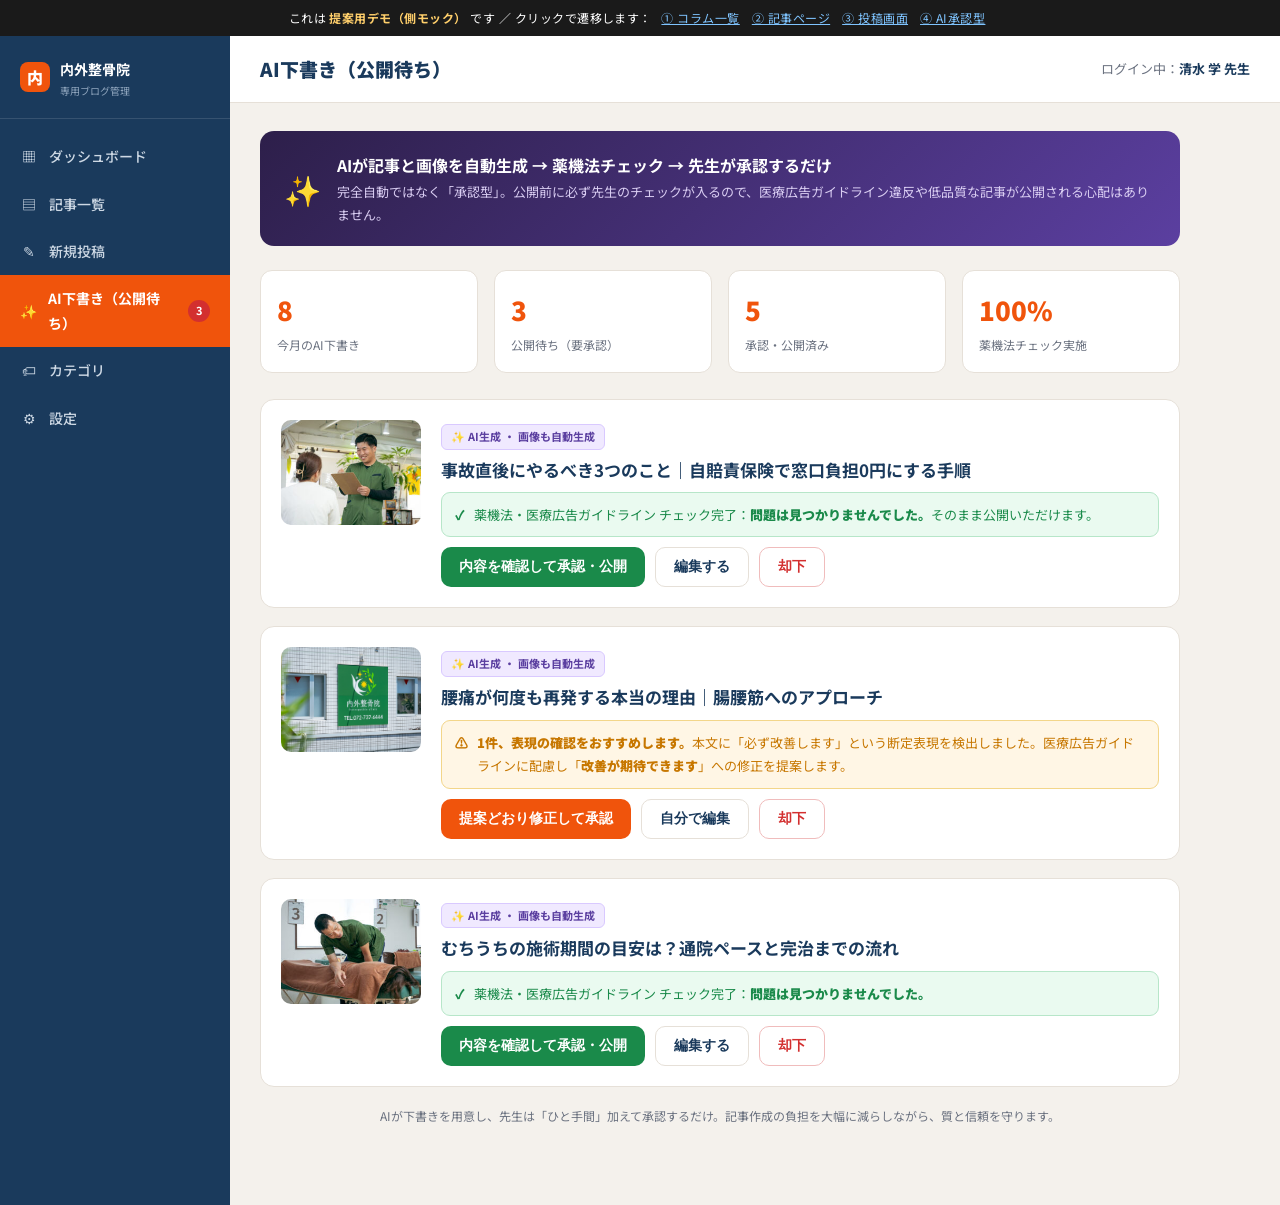
<file: blog-mock/admin-ai.html>
<!DOCTYPE html>
<html lang="ja">
<head>
<meta charset="UTF-8">
<meta name="viewport" content="width=device-width,initial-scale=1">
<title>AI下書き（公開待ち）｜内外整骨院 専用ブログ管理画面（デモ）</title>
<link rel="stylesheet" href="style.css">
</head>
<body>

<div class="mockbar">これは <b>提案用デモ（側モック）</b> です ／ クリックで遷移します：
  <a href="index.html">① コラム一覧</a><a href="article.html">② 記事ページ</a><a href="admin.html">③ 投稿画面</a><a href="admin-ai.html">④ AI承認型</a>
</div>

<div class="admin">
  <aside class="adm-side">
    <div class="adm-brand"><div class="dot">内</div><div><b>内外整骨院</b><small>専用ブログ管理</small></div></div>
    <nav class="adm-nav">
      <a href="#"><span class="ic">▦</span>ダッシュボード</a>
      <a href="#"><span class="ic">▤</span>記事一覧</a>
      <a href="admin.html"><span class="ic">✎</span>新規投稿</a>
      <a class="on" href="admin-ai.html"><span class="ic">✨</span>AI下書き（公開待ち）<span class="badge">3</span></a>
      <a href="#"><span class="ic">🏷</span>カテゴリ</a>
      <a href="#"><span class="ic">⚙</span>設定</a>
    </nav>
  </aside>

  <main class="adm-main">
    <div class="adm-top">
      <h1>AI下書き（公開待ち）</h1>
      <div class="who">ログイン中：<b>清水 学 先生</b></div>
    </div>

    <div class="adm-wrap">
      <div class="ai-banner">
        <div class="em">✨</div>
        <div>
          <b>AIが記事と画像を自動生成 → 薬機法チェック → 先生が承認するだけ</b>
          <p>完全自動ではなく「承認型」。公開前に必ず先生のチェックが入るので、医療広告ガイドライン違反や低品質な記事が公開される心配はありません。</p>
        </div>
      </div>

      <div class="kpi">
        <div class="k"><div class="n">8</div><div class="l">今月のAI下書き</div></div>
        <div class="k"><div class="n">3</div><div class="l">公開待ち（要承認）</div></div>
        <div class="k"><div class="n">5</div><div class="l">承認・公開済み</div></div>
        <div class="k"><div class="n">100%</div><div class="l">薬機法チェック実施</div></div>
      </div>

      <!-- 承認OK例 -->
      <div class="wait-card">
        <div class="th"><img src="img/flow03.jpg" alt=""></div>
        <div>
          <span class="ai-tag">✨ AI生成 ・ 画像も自動生成</span>
          <h3>事故直後にやるべき3つのこと｜自賠責保険で窓口負担0円にする手順</h3>
          <div class="check ok"><b>✓</b><div>薬機法・医療広告ガイドライン チェック完了：<b>問題は見つかりませんでした。</b>そのまま公開いただけます。</div></div>
          <div class="wait-actions">
            <button class="btn approve">内容を確認して承認・公開</button>
            <button class="btn ghost">編集する</button>
            <button class="btn reject">却下</button>
          </div>
        </div>
      </div>

      <!-- 要修正例（ガードレールの価値を可視化） -->
      <div class="wait-card">
        <div class="th"><img src="img/point05.jpg" alt=""></div>
        <div>
          <span class="ai-tag">✨ AI生成 ・ 画像も自動生成</span>
          <h3>腰痛が何度も再発する本当の理由｜腸腰筋へのアプローチ</h3>
          <div class="check warn"><b>⚠</b><div><b>1件、表現の確認をおすすめします。</b>本文に「必ず改善します」という断定表現を検出しました。医療広告ガイドラインに配慮し「<b>改善が期待できます</b>」への修正を提案します。</div></div>
          <div class="wait-actions">
            <button class="btn primary">提案どおり修正して承認</button>
            <button class="btn ghost">自分で編集</button>
            <button class="btn reject">却下</button>
          </div>
        </div>
      </div>

      <!-- もう1件OK -->
      <div class="wait-card">
        <div class="th"><img src="img/flow04.jpg" alt=""></div>
        <div>
          <span class="ai-tag">✨ AI生成 ・ 画像も自動生成</span>
          <h3>むちうちの施術期間の目安は？通院ペースと完治までの流れ</h3>
          <div class="check ok"><b>✓</b><div>薬機法・医療広告ガイドライン チェック完了：<b>問題は見つかりませんでした。</b></div></div>
          <div class="wait-actions">
            <button class="btn approve">内容を確認して承認・公開</button>
            <button class="btn ghost">編集する</button>
            <button class="btn reject">却下</button>
          </div>
        </div>
      </div>

      <p style="font-size:12px;color:var(--gray);text-align:center;margin-top:10px">AIが下書きを用意し、先生は「ひと手間」加えて承認するだけ。記事作成の負担を大幅に減らしながら、質と信頼を守ります。</p>
    </div>
  </main>
</div>
</body>
</html>
</file>
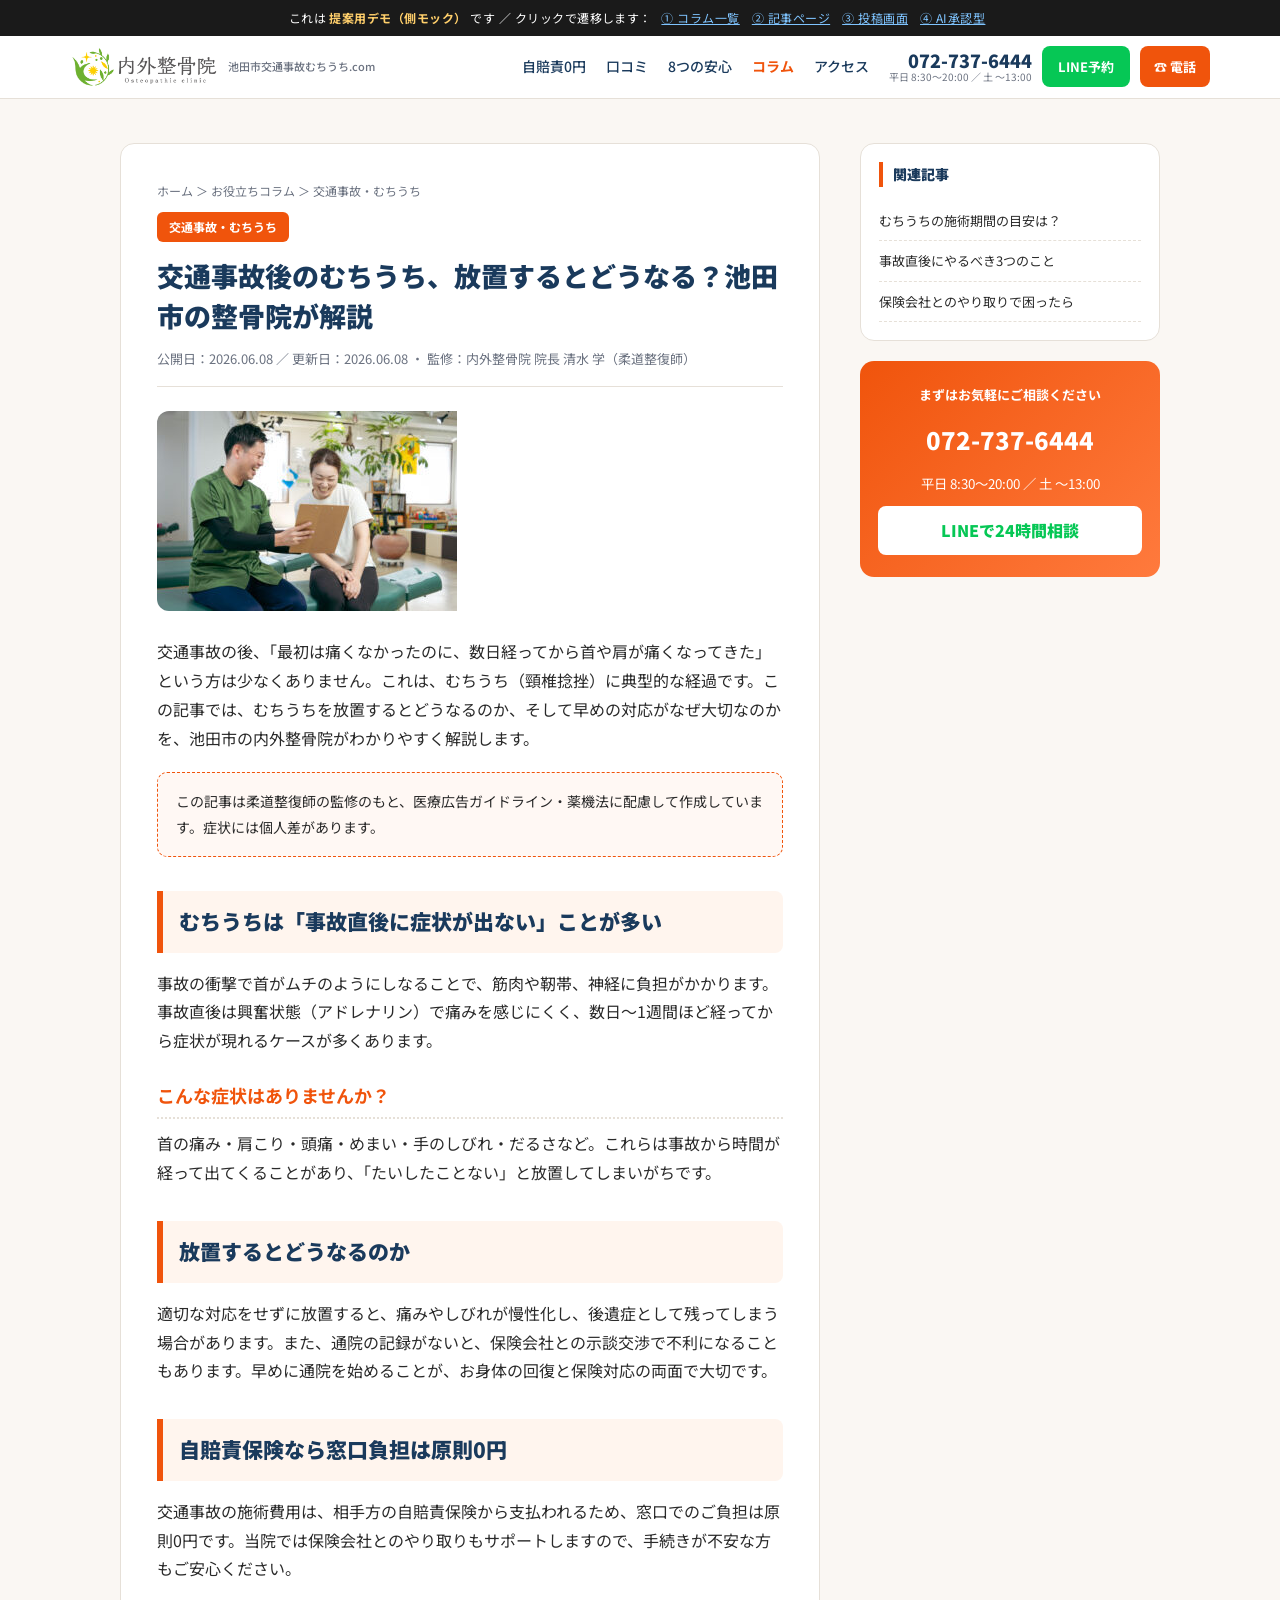
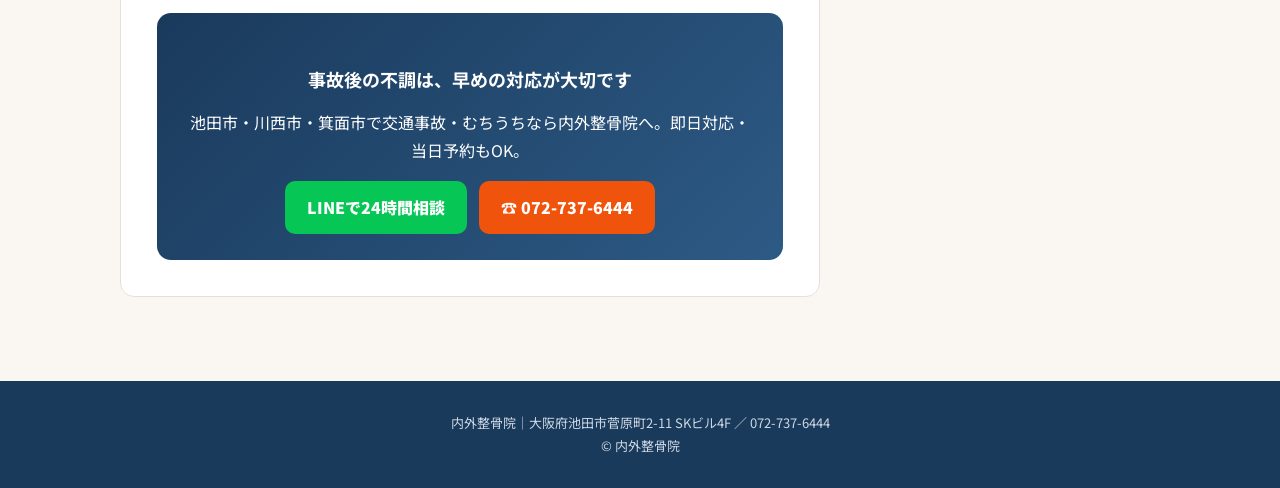
<file: blog-mock/article.html>
<!DOCTYPE html>
<html lang="ja">
<head>
<meta charset="UTF-8">
<meta name="viewport" content="width=device-width,initial-scale=1">
<title>交通事故後のむちうち、放置するとどうなる？｜内外整骨院（池田市）</title>
<meta name="description" content="交通事故後のむちうちを放置すると、後遺症が残るリスクがあります。池田市の内外整骨院が、症状の経過・通院の目安・自賠責保険での対応まで解説します。">
<link rel="stylesheet" href="style.css">
</head>
<body>

<div class="mockbar">これは <b>提案用デモ（側モック）</b> です ／ クリックで遷移します：
  <a href="index.html">① コラム一覧</a><a href="article.html">② 記事ページ</a><a href="admin.html">③ 投稿画面</a><a href="admin-ai.html">④ AI承認型</a>
</div>

<header class="site-header">
  <div class="hd-inner">
    <div class="hd-logo"><img src="img/logo.jpg" alt="内外整骨院"><span class="logo-domain">池田市交通事故むちうち.com</span></div>
    <nav class="hd-nav">
      <a href="#">自賠責0円</a><a href="#">口コミ</a><a href="#">8つの安心</a>
      <a href="index.html" class="active">コラム</a><a href="#">アクセス</a>
    </nav>
    <div class="hd-contact">
      <div class="hd-tel"><div class="num">072-737-6444</div><div class="hrs">平日 8:30〜20:00 ／ 土 〜13:00</div></div>
      <a class="btn-line" href="#">LINE予約</a><a class="btn-tel" href="#">☎ 電話</a>
    </div>
  </div>
</header>

<div class="inner">
  <div class="layout">
    <main>
      <article class="article">
        <div class="breadcrumb"><a href="#">ホーム</a> ＞ <a href="index.html">お役立ちコラム</a> ＞ 交通事故・むちうち</div>
        <span class="tag">交通事故・むちうち</span>
        <h1>交通事故後のむちうち、放置するとどうなる？池田市の整骨院が解説</h1>
        <div class="ameta">公開日：2026.06.08 ／ 更新日：2026.06.08 ・ 監修：内外整骨院 院長 清水 学（柔道整復師）</div>

        <div class="eyecatch"><img src="img/flow02.jpg" alt="交通事故後のむちうちの施術"></div>

        <p>交通事故の後、「最初は痛くなかったのに、数日経ってから首や肩が痛くなってきた」という方は少なくありません。これは、むちうち（頸椎捻挫）に典型的な経過です。この記事では、むちうちを放置するとどうなるのか、そして早めの対応がなぜ大切なのかを、池田市の内外整骨院がわかりやすく解説します。</p>

        <div class="note">この記事は柔道整復師の監修のもと、医療広告ガイドライン・薬機法に配慮して作成しています。症状には個人差があります。</div>

        <h2>むちうちは「事故直後に症状が出ない」ことが多い</h2>
        <p>事故の衝撃で首がムチのようにしなることで、筋肉や靭帯、神経に負担がかかります。事故直後は興奮状態（アドレナリン）で痛みを感じにくく、数日〜1週間ほど経ってから症状が現れるケースが多くあります。</p>

        <h3>こんな症状はありませんか？</h3>
        <p>首の痛み・肩こり・頭痛・めまい・手のしびれ・だるさなど。これらは事故から時間が経って出てくることがあり、「たいしたことない」と放置してしまいがちです。</p>

        <h2>放置するとどうなるのか</h2>
        <p>適切な対応をせずに放置すると、痛みやしびれが慢性化し、後遺症として残ってしまう場合があります。また、通院の記録がないと、保険会社との示談交渉で不利になることもあります。早めに通院を始めることが、お身体の回復と保険対応の両面で大切です。</p>

        <h2>自賠責保険なら窓口負担は原則0円</h2>
        <p>交通事故の施術費用は、相手方の自賠責保険から支払われるため、窓口でのご負担は原則0円です。当院では保険会社とのやり取りもサポートしますので、手続きが不安な方もご安心ください。</p>

        <div class="article-cta">
          <h3>事故後の不調は、早めの対応が大切です</h3>
          <p>池田市・川西市・箕面市で交通事故・むちうちなら内外整骨院へ。即日対応・当日予約もOK。</p>
          <div class="btns"><a class="l" href="#">LINEで24時間相談</a><a class="t" href="#">☎ 072-737-6444</a></div>
        </div>
      </article>
    </main>

    <aside class="side">
      <div class="box">
        <h4>関連記事</h4>
        <div class="clist">
          <a href="article.html">むちうちの施術期間の目安は？</a>
          <a href="article.html">事故直後にやるべき3つのこと</a>
          <a href="article.html">保険会社とのやり取りで困ったら</a>
        </div>
      </div>
      <div class="side-cta">
        <p>まずはお気軽にご相談ください</p>
        <div class="num">072-737-6444</div>
        <small>平日 8:30〜20:00 ／ 土 〜13:00</small>
        <a class="lbtn" href="#">LINEで24時間相談</a>
      </div>
    </aside>
  </div>
</div>

<footer class="site-footer">内外整骨院｜大阪府池田市菅原町2-11 SKビル4F ／ 072-737-6444<br>© 内外整骨院</footer>
</body>
</html>
</file>
<file: blog-mock/style.css>
@import url('https://fonts.googleapis.com/css2?family=Noto+Sans+JP:wght@400;500;700;900&display=swap');

:root{
  --orange:#f0540c;
  --orange-d:#d4470a;
  --navy:#1a3a5c;
  --line:#06c755;
  --red:#d32f2f;
  --cream:#fff5ee;
  --cream2:#fff8f4;
  --ink:#2a2a2a;
  --gray:#6b7280;
  --line-c:#e6e0d8;
  --green-ok:#1a8a4a;
  --amber:#c77700;
}
*{margin:0;padding:0;box-sizing:border-box}
body{font-family:'Noto Sans JP',sans-serif;color:var(--ink);background:#faf7f3;line-height:1.8;-webkit-font-smoothing:antialiased}
a{color:inherit;text-decoration:none}
img{max-width:100%;display:block}
.inner{max-width:1080px;margin:0 auto;padding:0 20px}

/* ===== サイトヘッダー（LP地続き） ===== */
.site-header{background:#fff;border-bottom:1px solid var(--line-c);position:sticky;top:0;z-index:50}
.hd-inner{max-width:1180px;margin:0 auto;padding:10px 20px;display:flex;align-items:center;gap:20px}
.hd-logo{display:flex;align-items:center;gap:10px}
.hd-logo img{height:42px;width:auto}
.logo-domain{font-size:11px;color:var(--gray);font-weight:500}
.hd-nav{display:flex;gap:20px;margin-left:auto;font-size:14px;font-weight:500}
.hd-nav a{color:var(--navy)}.hd-nav a:hover{color:var(--orange)}
.hd-nav a.active{color:var(--orange);font-weight:700}
.hd-contact{display:flex;align-items:center;gap:10px}
.hd-tel{text-align:right;line-height:1.2}
.hd-tel .num{font-size:18px;font-weight:900;color:var(--navy)}
.hd-tel .hrs{font-size:10px;color:var(--gray)}
.btn-line{background:var(--line);color:#fff;font-weight:700;padding:9px 16px;border-radius:8px;font-size:13px}
.btn-tel{background:var(--orange);color:#fff;font-weight:700;padding:9px 14px;border-radius:8px;font-size:13px}

/* ===== ページタイトル / パンくず ===== */
.page-hero{background:linear-gradient(120deg,var(--cream),#fff);border-bottom:1px solid var(--line-c);padding:34px 0}
.breadcrumb{font-size:12px;color:var(--gray);margin-bottom:10px}
.breadcrumb a:hover{color:var(--orange)}
.page-hero h1{font-size:30px;font-weight:900;color:var(--navy);letter-spacing:.02em}
.page-hero .sub{color:var(--gray);font-size:14px;margin-top:6px}

/* ===== レイアウト2カラム ===== */
.layout{display:grid;grid-template-columns:1fr 300px;gap:40px;padding:44px 0}
@media(max-width:860px){.layout{grid-template-columns:1fr}}

/* ===== カテゴリチップ ===== */
.cats{display:flex;flex-wrap:wrap;gap:8px;margin-bottom:26px}
.chip{font-size:13px;font-weight:700;padding:7px 14px;border-radius:999px;border:1.5px solid var(--line-c);background:#fff;color:var(--navy)}
.chip.on,.chip:hover{background:var(--orange);border-color:var(--orange);color:#fff}

/* ===== 記事カード一覧 ===== */
.cards{display:grid;grid-template-columns:1fr 1fr;gap:22px}
@media(max-width:680px){.cards{grid-template-columns:1fr}}
.card{background:#fff;border:1px solid var(--line-c);border-radius:14px;overflow:hidden;transition:.18s;display:flex;flex-direction:column}
.card:hover{transform:translateY(-3px);box-shadow:0 10px 26px rgba(26,58,92,.12)}
.card .thumb{aspect-ratio:16/10;overflow:hidden;background:#eee}
.card .thumb img{width:100%;height:100%;object-fit:cover}
.card .body{padding:16px 16px 18px}
.card .tag{display:inline-block;font-size:11px;font-weight:700;color:#fff;background:var(--orange);padding:3px 10px;border-radius:6px;margin-bottom:9px}
.card .tag.news{background:var(--navy)}
.card h3{font-size:16px;font-weight:700;line-height:1.5;color:var(--navy);margin-bottom:8px}
.card .meta{font-size:12px;color:var(--gray)}

/* ===== サイドバー ===== */
.side .box{background:#fff;border:1px solid var(--line-c);border-radius:14px;padding:18px;margin-bottom:20px}
.side h4{font-size:14px;font-weight:900;color:var(--navy);border-left:4px solid var(--orange);padding-left:10px;margin-bottom:14px}
.side .clist a{display:flex;justify-content:space-between;font-size:13px;padding:8px 0;border-bottom:1px dashed var(--line-c)}
.side .clist a:hover{color:var(--orange)}
.side .clist span{color:var(--gray);font-size:11px}
.side-cta{background:linear-gradient(135deg,var(--orange),#ff7a3d);color:#fff;border-radius:14px;padding:22px 18px;text-align:center}
.side-cta p{font-size:13px;font-weight:700;margin-bottom:12px}
.side-cta .num{font-size:24px;font-weight:900;margin:6px 0}
.side-cta .lbtn{display:block;background:#fff;color:var(--line);font-weight:900;padding:10px;border-radius:8px;margin-top:10px}

/* ===== ページネーション ===== */
.pager{display:flex;gap:8px;justify-content:center;margin-top:34px}
.pager a{width:40px;height:40px;display:grid;place-items:center;border:1px solid var(--line-c);border-radius:8px;background:#fff;font-weight:700;color:var(--navy)}
.pager a.on,.pager a:hover{background:var(--orange);color:#fff;border-color:var(--orange)}

/* ===== 記事本文 ===== */
.article{background:#fff;border:1px solid var(--line-c);border-radius:14px;padding:36px}
.article .tag{display:inline-block;font-size:12px;font-weight:700;color:#fff;background:var(--orange);padding:4px 12px;border-radius:6px}
.article h1{font-size:27px;font-weight:900;color:var(--navy);line-height:1.5;margin:14px 0 10px}
.article .ameta{font-size:13px;color:var(--gray);border-bottom:1px solid var(--line-c);padding-bottom:16px;margin-bottom:24px}
.article .eyecatch{border-radius:12px;overflow:hidden;margin-bottom:26px}
.article h2{font-size:21px;font-weight:900;color:var(--navy);background:var(--cream);border-left:6px solid var(--orange);padding:12px 16px;border-radius:0 8px 8px 0;margin:34px 0 16px}
.article h3{font-size:18px;font-weight:700;color:var(--orange);margin:24px 0 10px;padding-bottom:6px;border-bottom:2px dotted var(--line-c)}
.article p{margin-bottom:16px}
.article .note{background:var(--cream2);border:1px dashed var(--orange);border-radius:10px;padding:16px 18px;font-size:14px;margin:20px 0}
.article-cta{margin-top:30px;background:linear-gradient(135deg,var(--navy),#2d5a85);color:#fff;border-radius:14px;padding:26px;text-align:center}
.article-cta h3{color:#fff;border:none;font-size:18px;margin-bottom:6px}
.article-cta .btns{display:flex;gap:12px;justify-content:center;margin-top:14px;flex-wrap:wrap}
.article-cta .btns a{padding:12px 22px;border-radius:10px;font-weight:900}
.article-cta .l{background:var(--line);color:#fff}.article-cta .t{background:var(--orange);color:#fff}

/* ===== フッター ===== */
.site-footer{background:var(--navy);color:#cdd8e4;padding:30px 0;text-align:center;font-size:13px;margin-top:40px}

/* ===== バナー（モック識別） ===== */
.mockbar{background:#1a1a1a;color:#fff;text-align:center;font-size:12px;padding:7px;letter-spacing:.04em}
.mockbar b{color:#ffcf6b}
.mockbar a{color:#7fc4ff;text-decoration:underline;margin:0 6px}

/* ================= 管理画面 ================= */
.admin{display:grid;grid-template-columns:230px 1fr;min-height:100vh}
.adm-side{background:var(--navy);color:#cdd8e4;padding:0 0 20px}
.adm-brand{padding:18px 20px;border-bottom:1px solid rgba(255,255,255,.12);display:flex;align-items:center;gap:10px}
.adm-brand .dot{width:30px;height:30px;border-radius:8px;background:var(--orange);display:grid;place-items:center;font-weight:900;color:#fff}
.adm-brand b{color:#fff;font-size:14px}
.adm-brand small{display:block;font-size:10px;color:#8fa5bd}
.adm-nav{padding:14px 0}
.adm-nav a{display:flex;align-items:center;gap:11px;padding:11px 20px;font-size:14px;font-weight:500;color:#cdd8e4}
.adm-nav a .ic{width:18px;text-align:center}
.adm-nav a:hover{background:rgba(255,255,255,.06)}
.adm-nav a.on{background:var(--orange);color:#fff;font-weight:700}
.adm-nav .badge{margin-left:auto;background:var(--red);color:#fff;font-size:11px;font-weight:700;padding:1px 8px;border-radius:999px}
.adm-main{background:#f4f1ec;padding:0 0 50px}
.adm-top{background:#fff;border-bottom:1px solid var(--line-c);padding:16px 30px;display:flex;align-items:center;gap:14px}
.adm-top h1{font-size:19px;font-weight:900;color:var(--navy)}
.adm-top .who{margin-left:auto;font-size:13px;color:var(--gray)}
.adm-top .who b{color:var(--navy)}
.adm-wrap{padding:28px 30px;max-width:980px}

.field{margin-bottom:22px}
.field label{display:block;font-size:13px;font-weight:700;color:var(--navy);margin-bottom:7px}
.field .hint{font-weight:400;color:var(--gray);font-size:11px;margin-left:6px}
.field input[type=text],.field select,.field textarea{width:100%;border:1.5px solid var(--line-c);border-radius:10px;padding:12px 14px;font-size:15px;font-family:inherit;background:#fff}
.field input:focus,.field textarea:focus,.field select:focus{outline:none;border-color:var(--orange)}
.toolbar{display:flex;gap:4px;border:1.5px solid var(--line-c);border-bottom:none;border-radius:10px 10px 0 0;background:#faf7f3;padding:8px 10px}
.toolbar button{border:none;background:#fff;border:1px solid var(--line-c);width:34px;height:32px;border-radius:7px;font-weight:700;color:var(--navy);cursor:pointer}
.toolbar button:hover{background:var(--orange);color:#fff;border-color:var(--orange)}
.editor{border-radius:0 0 10px 10px;min-height:230px}
.drop{border:2px dashed var(--orange);border-radius:12px;background:var(--cream2);padding:26px;text-align:center;color:var(--orange);font-weight:700;font-size:14px;cursor:pointer}
.drop small{display:block;color:var(--gray);font-weight:400;margin-top:5px}
.actions{display:flex;gap:12px;margin-top:10px}
.btn{padding:13px 26px;border-radius:10px;font-weight:900;font-size:15px;border:none;cursor:pointer}
.btn.primary{background:var(--orange);color:#fff}
.btn.ghost{background:#fff;color:var(--navy);border:1.5px solid var(--line-c)}
.card-soft{background:#fff;border:1px solid var(--line-c);border-radius:14px;padding:22px;margin-bottom:20px}

/* AI承認型 */
.ai-banner{background:linear-gradient(135deg,#2d1f4a,#5b3fa0);color:#fff;border-radius:14px;padding:20px 24px;margin-bottom:24px;display:flex;align-items:center;gap:16px}
.ai-banner .em{font-size:30px}
.ai-banner b{font-size:16px}
.ai-banner p{font-size:13px;color:#d9cdf2}
.wait-card{background:#fff;border:1px solid var(--line-c);border-radius:14px;padding:20px;margin-bottom:18px;display:grid;grid-template-columns:140px 1fr;gap:20px}
@media(max-width:640px){.wait-card{grid-template-columns:1fr}}
.wait-card .th{border-radius:10px;overflow:hidden;aspect-ratio:4/3;background:#eee}
.wait-card .th img{width:100%;height:100%;object-fit:cover}
.wait-card .ai-tag{display:inline-block;font-size:11px;font-weight:700;color:#5b3fa0;background:#f0e9ff;border:1px solid #d9c9ff;padding:2px 9px;border-radius:6px;margin-bottom:7px}
.wait-card h3{font-size:17px;font-weight:700;color:var(--navy);margin-bottom:8px;line-height:1.5}
.check{font-size:13px;border-radius:9px;padding:10px 13px;margin:10px 0;display:flex;gap:9px;align-items:flex-start}
.check.ok{background:#eafaf0;border:1px solid #b7e6c9;color:var(--green-ok)}
.check.warn{background:#fff6e5;border:1px solid #f3d68a;color:var(--amber)}
.check b{font-weight:900}
.wait-actions{display:flex;gap:10px;flex-wrap:wrap;margin-top:8px}
.wait-actions .btn{padding:10px 18px;font-size:14px}
.btn.approve{background:var(--green-ok);color:#fff}
.btn.reject{background:#fff;color:var(--red);border:1.5px solid #f0bcbc}
.kpi{display:grid;grid-template-columns:repeat(4,1fr);gap:16px;margin-bottom:26px}
@media(max-width:640px){.kpi{grid-template-columns:1fr 1fr}}
.kpi .k{background:#fff;border:1px solid var(--line-c);border-radius:12px;padding:16px}
.kpi .k .n{font-size:26px;font-weight:900;color:var(--orange)}
.kpi .k .l{font-size:12px;color:var(--gray)}
</file>
